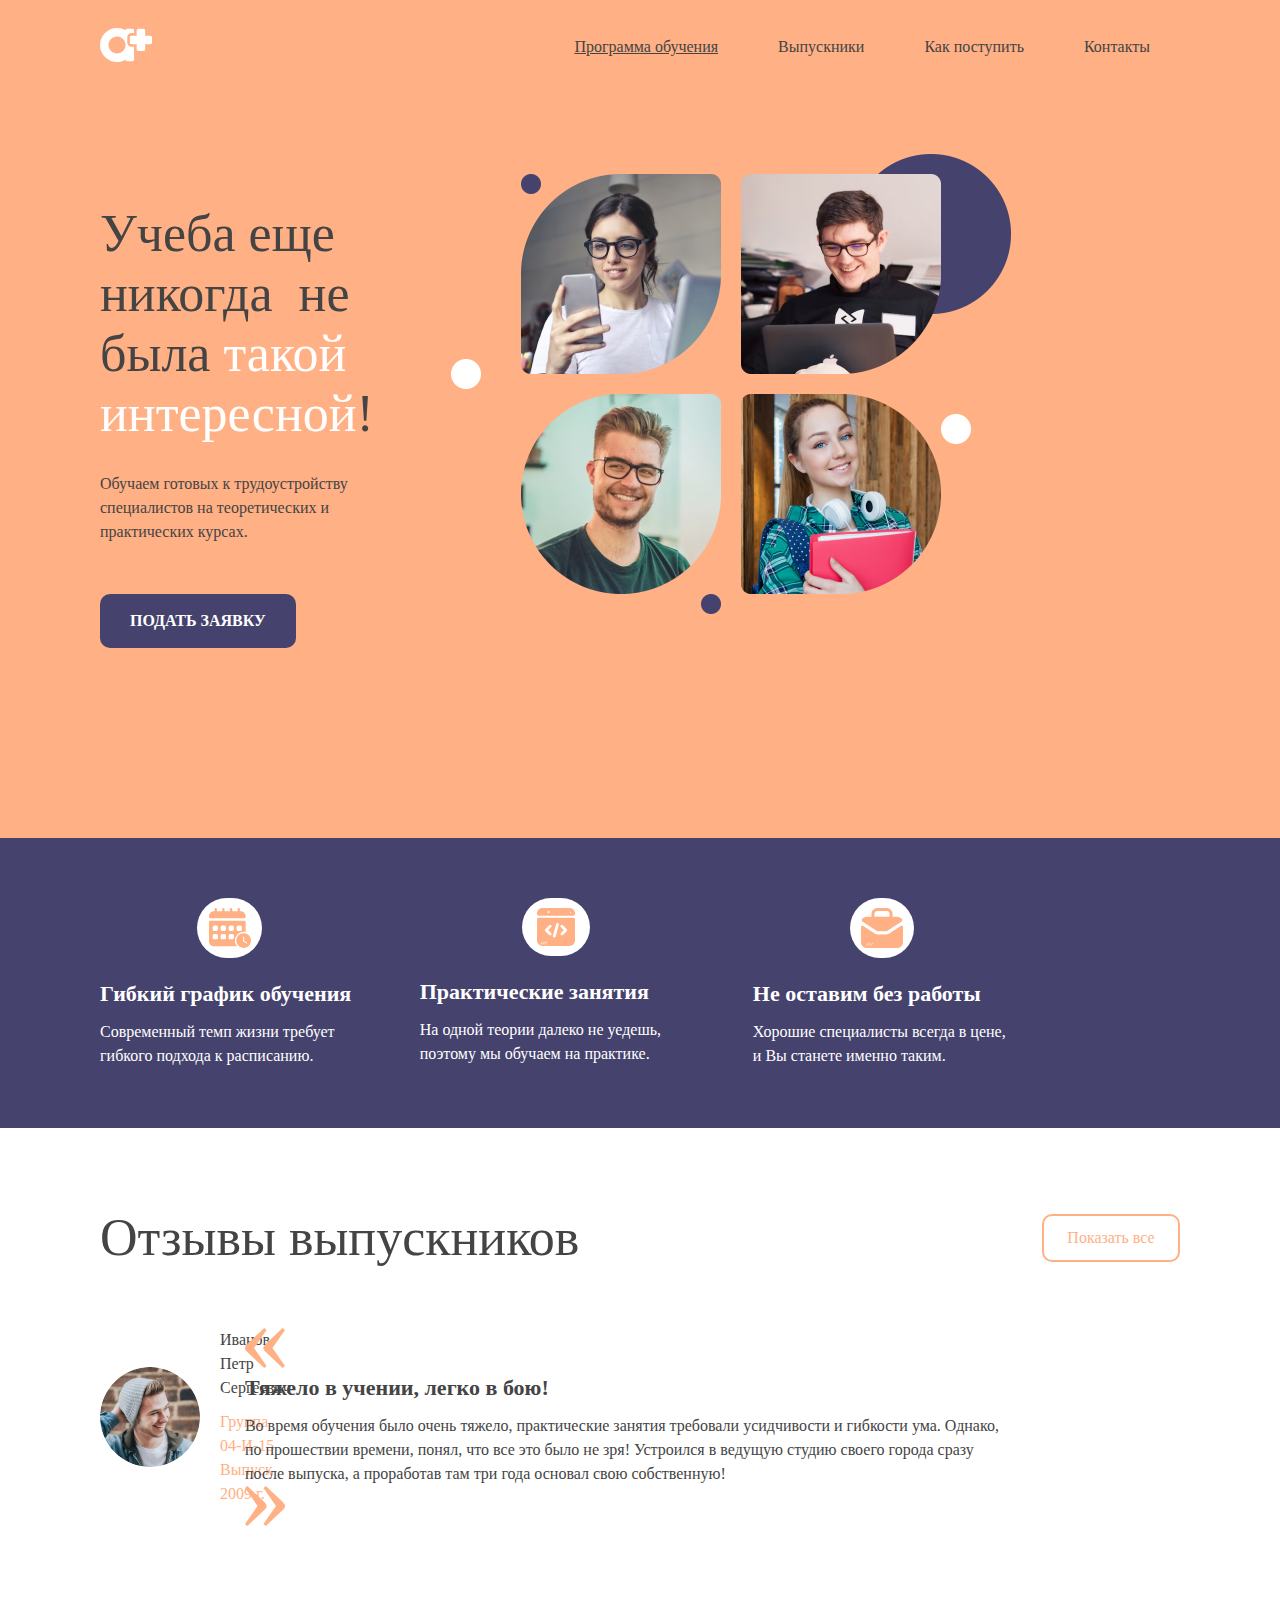
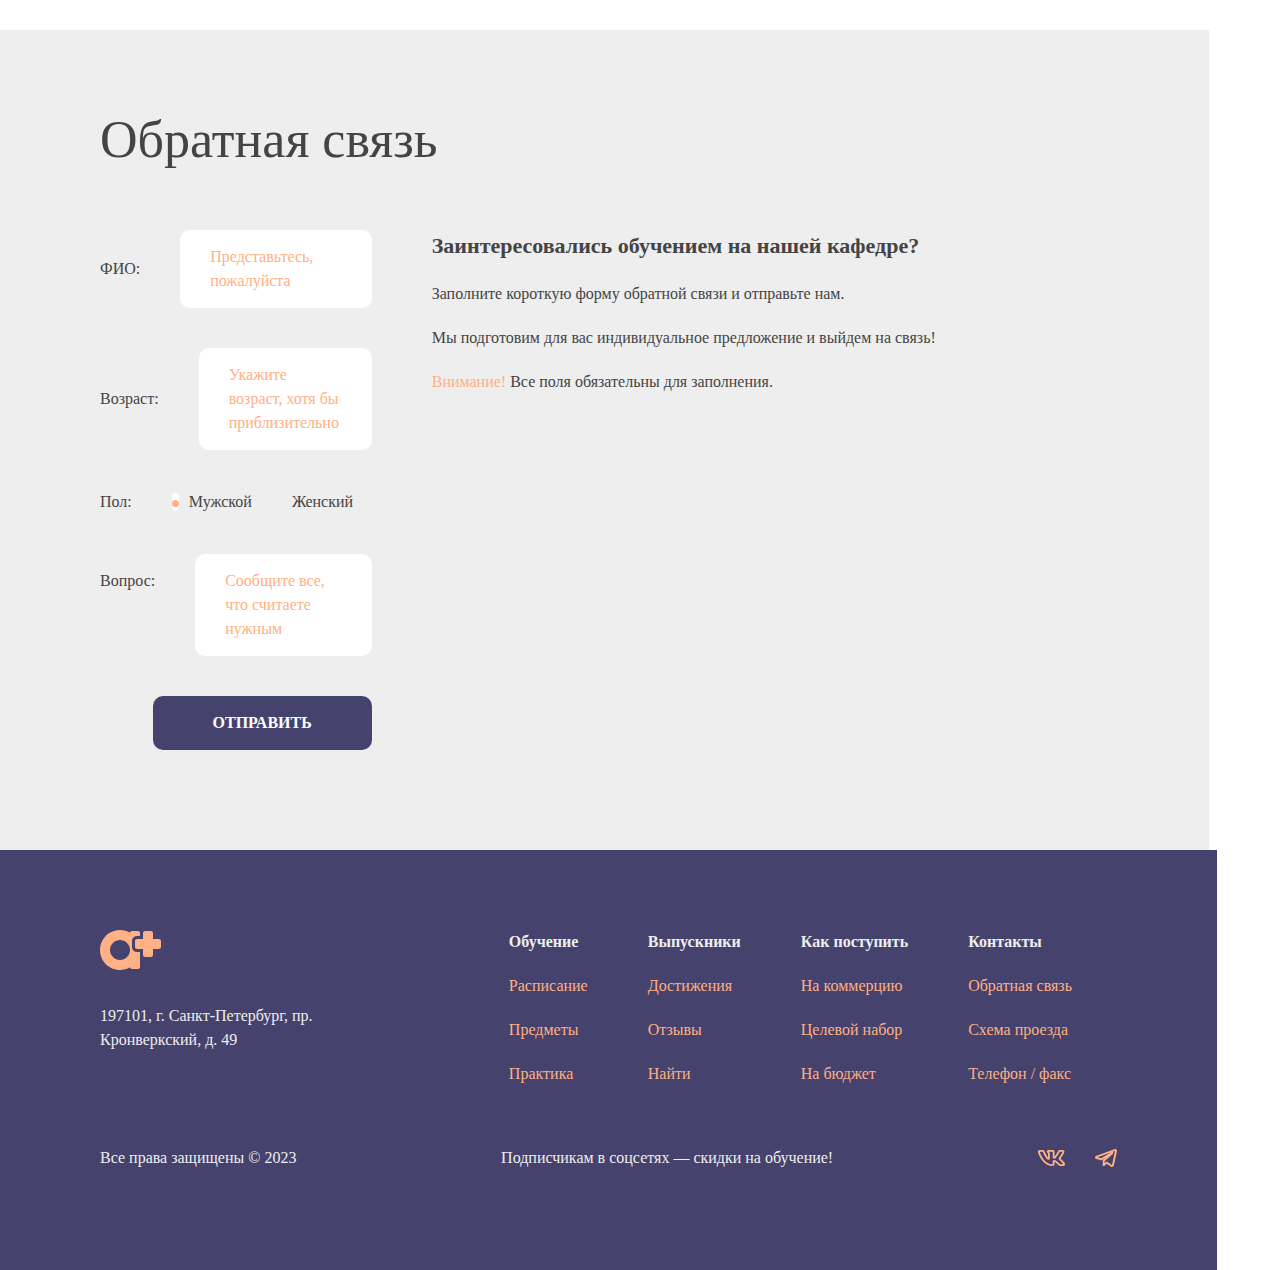
<file: index.html>
<!DOCTYPE html>
<html>
<head>
  <meta charset="UTF-8">
  <meta name="viewport" content="width=device-width, initial-scale=1.0">
  <title>Web</title>

  <link rel="stylesheet" href="css/styles.css">
</head>
<body>
<div class="main-1">
<div class="content-2">
<div class="hero-3">
<div class="header-4">
<div class="logo-5">
<img src="img/union-6.svg" class="union-6" alt="union" />
</div>
<div class="menu-7">
<div class="menuitem-8">
<p class="text-9"><a href="inner.html" class="text-rgb-68-68-68">Программа обучения</a></p>
</div>
<div class="menuitem-10">
<p class="text-11"><span class="text-rgb-68-68-68">Выпускники</span></p>
</div>
<div class="menuitem-12">
<p class="text-13"><span class="text-rgb-68-68-68">Как поступить</span></p>
</div>
<div class="menuitem-14">
<p class="text-15"><span class="text-rgb-68-68-68">Контакты</span></p>
</div>
</div>
</div>
<div class="frame-16">
<div class="offer-17">
<div class="offertext-18">
<p class="text-19"><span class="text-rgb-68-68-68">Учеба еще никогда не была </span><span class="text-white">такой интересной</span><span class="text-rgb-68-68-68">!</span></p>
<p class="text-20"><span class="text-rgb-68-68-68">Обучаем готовых к трудоустройству специалистов на теоретических и практических курсах.</span></p>
</div>
<div class="button-21">
<p class="text-22"><span class="text-white">Подать заявку</span></p>
</div>
</div>
<img src="img/heroimage-23.png" class="heroimage-23" alt="heroimage" />
</div>
</div>
<div class="features-24">
<div class="featureslist-25">
<div class="feature-26">
<div class="icon-27">
<img src="img/calendar-28.svg" class="calendar-28" alt="calendar" />
</div>
<div class="text-29">
<p class="text-30"><span class="text-white">Гибкий график обучения</span></p>
<p class="text-31"><span class="text-white">Современный темп жизни требует гибкого подхода к расписанию.</span></p>
</div>
</div>
<div class="feature-32">
<div class="icon-33">
<img src="img/code-34.svg" class="code-34" alt="code" />
</div>
<div class="text-35">
<p class="text-36"><span class="text-white">Практические занятия</span></p>
<p class="text-37"><span class="text-white">На одной теории далеко не уедешь, поэтому мы обучаем на практике.</span></p>
</div>
</div>
<div class="feature-38">
<div class="icon-39">
<img src="img/case-40.svg" class="case-40" alt="case" />
</div>
<div class="text-41">
<p class="text-42"><span class="text-white">Не оставим без работы</span></p>
<p class="text-43"><span class="text-white">Хорошие специалисты всегда в цене, и Вы станете именно таким.</span></p>
</div>
</div>
</div>
</div>
<div class="reviews-44">
<div class="frame-45">
<p class="text-46"><span class="text-rgb-68-68-68">Отзывы выпускников</span></p>
<div class="linkshowall-47">
<p class="text-48"><span class="text-rgb-255-176-132">Показать все</span></p>
</div>
</div>
<div class="review-49">
<div class="author-50">
<img src="img/photo-51.png" class="photo-51" alt="photo" />
<div class="data-52">
<p class="text-53"><span class="text-rgb-68-68-68">Иванов Петр Сергеевич</span></p>
<p class="text-54"><span class="text-rgb-255-176-132">Группа 04-И-15
Выпуск 2009 г.</span></p>
</div>
</div>
<div class="quote-55">
<img src="img/-56.svg" class="-56" alt="" />
<div class="quotetext-57">
<p class="text-58"><span class="text-rgb-68-68-68">Тяжело в учении, легко в бою!</span></p>
<p class="text-59"><span class="text-rgb-68-68-68">Во время обучения было очень тяжело, практические занятия требовали усидчивости и гибкости ума. Однако, по прошествии времени, понял, что все это было не зря! Устроился в ведущую студию своего города сразу после выпуска, а проработав там три года основал свою собственную!</span></p>
</div>
<img src="img/-60.svg" class="-60" alt="" />
</div>
</div>
</div>
<div class="feedbackform-61">
<p class="text-62"><span class="text-rgb-68-68-68">Обратная связь</span></p>
<div class="frame-63">
<div class="form-64">
<div class="input-65">
<p class="text-66"><span class="text-rgb-68-68-68">ФИО:</span></p>
<div class="textinput-67">
<p class="text-68"><span class="text-rgb-255-176-132">Представьтесь, пожалуйста</span></p>
</div>
</div>
<div class="input-69">
<p class="text-70"><span class="text-rgb-68-68-68">Возраст:</span></p>
<div class="textinput-71">
<p class="text-72"><span class="text-rgb-255-176-132">Укажите возраст, хотя бы приблизительно</span></p>
</div>
</div>
<div class="radio-73">
<p class="text-74"><span class="text-rgb-68-68-68">Пол:</span></p>
<div class="frame-26-75">
<div class="inputradio-76">
<div class="frame-6-77">
<img src="img/ellipse-10-78.svg" class="ellipse-10-78" alt="ellipse-10" />
</div>
<p class="text-79"><span class="text-rgb-68-68-68">Мужской</span></p>
</div>
<div class="inputradio-80">
<div class="frame-6-81"></div>
<p class="text-82"><span class="text-rgb-68-68-68">Женский</span></p>
</div>
</div>
</div>
<div class="textarea-83">
<div class="label-84">
<p class="text-85"><span class="text-rgb-68-68-68">Вопрос:</span></p>
</div>
<div class="textinput-86">
<p class="text-87"><span class="text-rgb-255-176-132">Сообщите все, что считаете нужным</span></p>
</div>
</div>
<div class="button-88">
<p class="text-89"><span class="text-white">Отправить</span></p>
</div>
</div>
<div class="description-90">
<div class="frame-91">
<p class="text-92"><span class="text-rgb-68-68-68">Заинтересовались обучением на нашей кафедре?</span></p>
<p class="text-93"><span class="text-rgb-68-68-68">Заполните короткую форму обратной связи и отправьте нам.</span></p>
<p class="text-94"><span class="text-rgb-68-68-68">Мы подготовим для вас индивидуальное предложение и выйдем на связь!</span></p>
</div>
<p class="text-95"><span class="text-rgb-255-176-132">Внимание!</span><span class="text-rgb-68-68-68"> Все поля обязательны для заполнения.</span></p>
</div>
</div>
</div>
<div class="footer-96">
<div class="frame-97">
<div class="brand-98">
<div class="logo-99">
<img src="img/union-100.svg" class="union-100" alt="union" />
</div>
<p class="text-101"><span class="text-rgb-238-238-238">197101, г. Санкт-Петербург, пр. Кронверкский, д. 49</span></p>
</div>
<div class="footernav-102">
<div class="footernavblock-103">
<p class="text-104"><span class="text-rgb-238-238-238">Обучение</span></p>
<div class="footerlinks-105">
<div class="footerlink-106">
<p class="text-107"><span class="text-rgb-255-176-132">Расписание</span></p>
</div>
<div class="footerlink-108">
<p class="text-109"><span class="text-rgb-255-176-132">Предметы</span></p>
</div>
<div class="footerlink-110">
<p class="text-111"><span class="text-rgb-255-176-132">Практика</span></p>
</div>
</div>
</div>
<div class="footernavblock-112">
<p class="text-113"><span class="text-rgb-238-238-238">Выпускники</span></p>
<div class="footerlinks-114">
<div class="footerlink-115">
<p class="text-116"><span class="text-rgb-255-176-132">Достижения</span></p>
</div>
<div class="footerlink-117">
<p class="text-118"><span class="text-rgb-255-176-132">Отзывы</span></p>
</div>
<div class="footerlink-119">
<p class="text-120"><span class="text-rgb-255-176-132">Найти</span></p>
</div>
</div>
</div>
<div class="footernavblock-121">
<p class="text-122"><span class="text-rgb-238-238-238">Как поступить</span></p>
<div class="footerlinks-123">
<div class="footerlink-124">
<p class="text-125"><span class="text-rgb-255-176-132">На коммерцию</span></p>
</div>
<div class="footerlink-126">
<p class="text-127"><span class="text-rgb-255-176-132">Целевой набор</span></p>
</div>
<div class="footerlink-128">
<p class="text-129"><span class="text-rgb-255-176-132">На бюджет</span></p>
</div>
</div>
</div>
<div class="footernavblock-130">
<p class="text-131"><span class="text-rgb-238-238-238">Контакты</span></p>
<div class="footerlinks-132">
<div class="footerlink-133">
<p class="text-134"><span class="text-rgb-255-176-132">Обратная связь</span></p>
</div>
<div class="footerlink-135">
<p class="text-136"><span class="text-rgb-255-176-132">Схема проезда</span></p>
</div>
<div class="footerlink-137">
<p class="text-138"><span class="text-rgb-255-176-132">Телефон / факс</span></p>
</div>
</div>
</div>
</div>
</div>
<div class="frame-139">
<p class="text-140"><span class="text-rgb-238-238-238">Все права защищены © 2023</span></p>
<p class="text-141"><span class="text-rgb-238-238-238">Подписчикам в соцсетях — скидки на обучение!</span></p>
<div class="sociallinks-142">
<div class="socialiconlink-143">
<img src="img/vk-144.svg" class="vk-144" alt="vk" />
</div>
<div class="socialiconlink-145">
<img src="img/tg-146.svg" class="tg-146" alt="tg" />
</div>
</div>
</div>
</div>
</div>
</div>

</body>
</html>
</file>
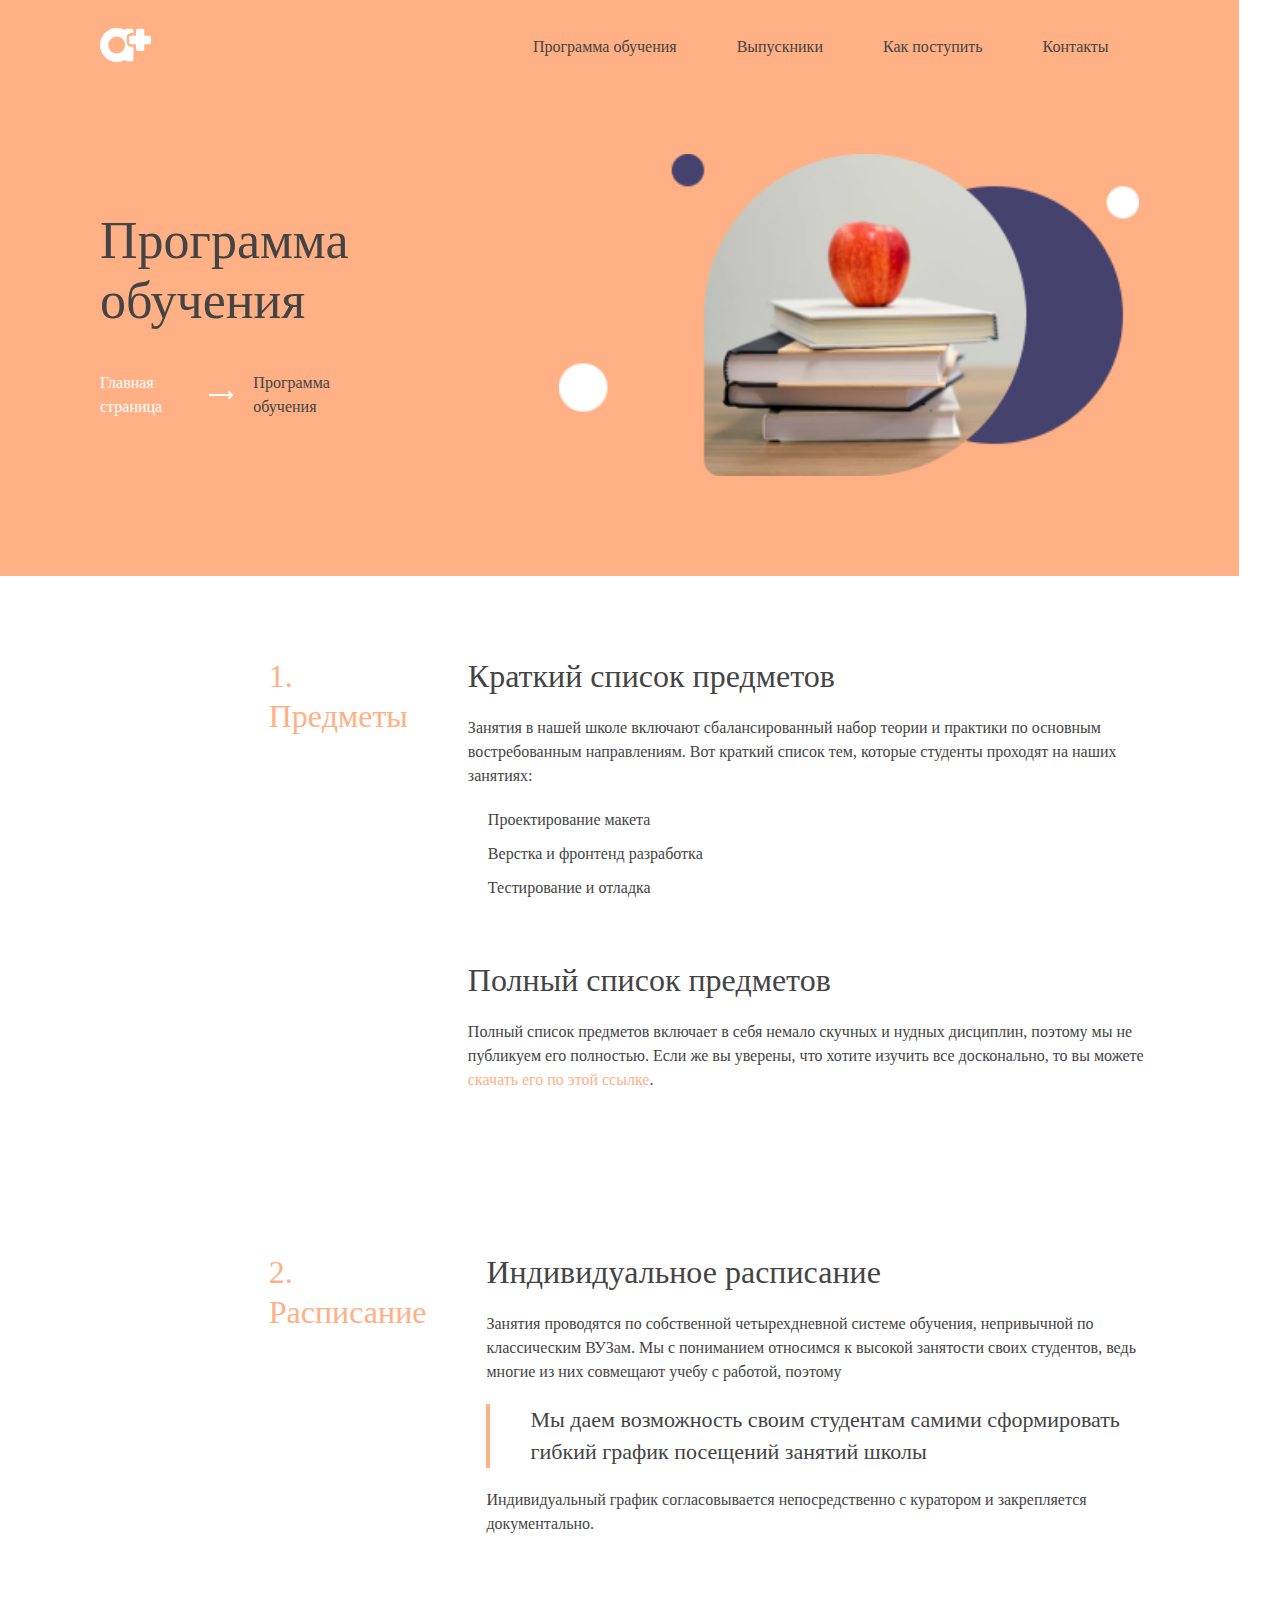
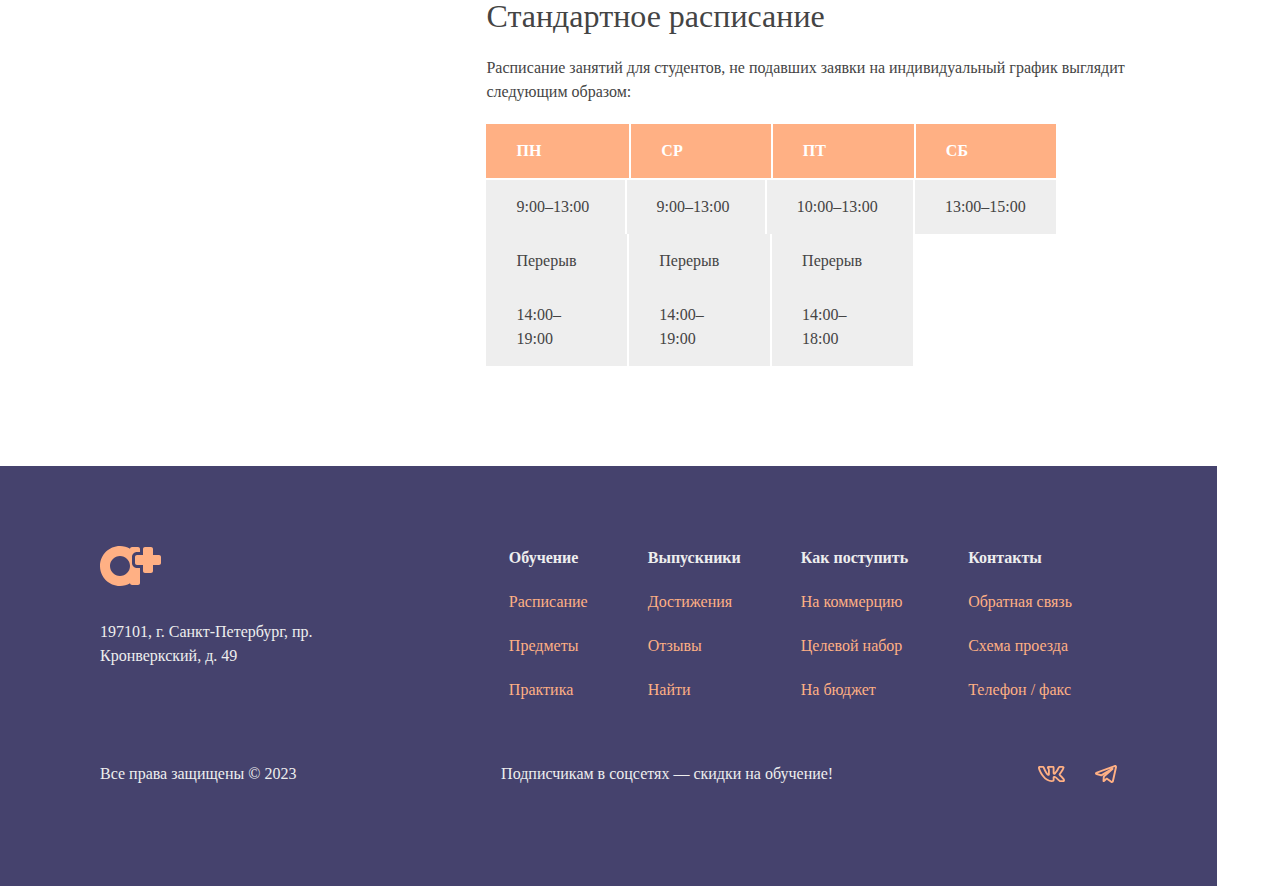
<file: inner.html>
<!DOCTYPE html>
<html>
<head>
  <meta charset="UTF-8">
  <meta name="viewport" content="width=device-width, initial-scale=1.0">
  <title>Web</title>

  <link rel="stylesheet" href="css/styles2.css">
</head>
<body>
<div class="inner-1">
<div class="content-2">
<div class="hero-3">
<div class="header-4">
<div class="logo-5">
<a href="index.html"><img src="img/union-6.svg" class="union-6" alt="union" /></a>
</div>
<div class="menu-7">
<div class="menuitem-8">
<p class="text-9"><span class="text-rgb-68-68-68">Программа обучения</span></p>
</div>
<div class="menuitem-10">
<p class="text-11"><span class="text-rgb-68-68-68">Выпускники</span></p>
</div>
<div class="menuitem-12">
<p class="text-13"><span class="text-rgb-68-68-68">Как поступить</span></p>
</div>
<div class="menuitem-14">
<p class="text-15"><span class="text-rgb-68-68-68">Контакты</span></p>
</div>
</div>
</div>
<div class="hero-16">
<div class="text-17">
<p class="text-18"><span class="text-rgb-68-68-68">Программа обучения</span></p>
<div class="breadcrumbs-19">
<div class="breadcrumb-20">
<p class="text-21"><span class="text-white">Главная страница</span></p>
</div>
<img src="img/arrow-22.svg" class="arrow-22" alt="arrow" />
<div class="breadcrumb-23">
<p class="text-24"><span class="text-rgb-68-68-68">Программа обучения</span></p>
</div>
</div>
</div>
<img src="img/innerheroimage-25.png" class="innerheroimage-25" alt="innerheroimage" />
</div>
</div>
<div class="program-26">
<div class="subjects-27">
<p class="text-28"><span class="text-rgb-255-176-132">1. Предметы</span></p>
<div class="frame-29">
<div class="short-30">
<p class="text-31"><span class="text-rgb-68-68-68">Краткий список предметов</span></p>
<div class="frame-32">
<p class="text-33"><span class="text-rgb-68-68-68">Занятия в нашей школе включают сбалансированный набор теории и практики поосновным востребованным направлениям. Вот краткий список тем, которые студентыпроходят на наших занятиях:</span></p>
<div class="list-34">
<div class="listitem-35">
<div class="rectangle-28-36"></div>
<p class="text-37"><span class="text-rgb-68-68-68">Проектирование макета</span></p>
</div>
<div class="listitem-38">
<div class="rectangle-28-39"></div>
<p class="text-40"><span class="text-rgb-68-68-68">Верстка и фронтенд разработка</span></p>
</div>
<div class="listitem-41">
<div class="rectangle-28-42"></div>
<p class="text-43"><span class="text-rgb-68-68-68">Тестирование и отладка</span></p>
</div>
</div>
</div>
</div>
<div class="full-44">
<p class="text-45"><span class="text-rgb-68-68-68">Полный список предметов</span></p>
<p class="text-46"><span class="text-rgb-68-68-68">Полный список предметов включает в себя немало скучных и нудных дисциплин,поэтому мы не публикуем его полностью. Если же вы уверены, что хотите изучитьвсе досконально, то вы можете </span><span class="text-rgb-255-176-132">скачать его по этой ссылке</span><span class="text-rgb-68-68-68">.</span></p>
</div>
</div>
</div>
<div class="divider-47"></div>
<div class="schedule-48">
<p class="text-49"><span class="text-rgb-255-176-132">2. Расписание</span></p>
<div class="frame-50">
<div class="personal-51">
<p class="text-52"><span class="text-rgb-68-68-68">Индивидуальное расписание</span></p>
<div class="frame-53">
<p class="text-54"><span class="text-rgb-68-68-68">Занятия проводятся по собственной четырехдневной системе обучения,непривычной по классическим ВУЗам. Мы с пониманием относимся к высокойзанятости своих студентов, ведь многие из них совмещают учебу с работой, поэтому</span></p>
<div class="quite-55">
<p class="text-56"><span class="text-rgb-68-68-68">Мы даем возможность своим студентам самими сформировать гибкий график посещений занятий школы</span></p>
</div>
<p class="text-57"><span class="text-rgb-68-68-68">Индивидуальный график согласовывается непосредственно с куратором и закрепляется документально.</span></p>
</div>
</div>
<div class="standart-58">
<p class="text-59"><span class="text-rgb-68-68-68">Стандартное расписание</span></p>
<div class="frame-60">
<p class="text-61"><span class="text-rgb-68-68-68">Расписание занятий для студентов, не подавших заявки на индивидуальный графиквыглядит следующим образом:</span></p>
<div class="table-62">
<div class="tableheader-63">
<div class="frame-64">
<p class="text-65"><span class="text-white">ПН</span></p>
</div>
<div class="frame-66">
<p class="text-67"><span class="text-white">СР</span></p>
</div>
<div class="frame-68">
<p class="text-69"><span class="text-white">ПТ</span></p>
</div>
<div class="frame-70">
<p class="text-71"><span class="text-white">СБ</span></p>
</div>
</div>
<div class="tabledata-72">
<div class="3columns-73">
<div class="tablerow-74">
<div class="frame-75">
<p class="text-76"><span class="text-rgb-68-68-68">9:00–13:00</span></p>
</div>
<div class="frame-77">
<p class="text-78"><span class="text-rgb-68-68-68">9:00–13:00</span></p>
</div>
<div class="frame-79">
<p class="text-80"><span class="text-rgb-68-68-68">10:00–13:00</span></p>
</div>
</div>
<div class="tablerow-81">
<div class="frame-82">
<p class="text-83"><span class="text-rgb-68-68-68">Перерыв</span></p>
</div>
<div class="frame-84">
<p class="text-85"><span class="text-rgb-68-68-68">Перерыв</span></p>
</div>
<div class="frame-86">
<p class="text-87"><span class="text-rgb-68-68-68">Перерыв</span></p>
</div>
</div>
<div class="tablerow-88">
<div class="frame-89">
<p class="text-90"><span class="text-rgb-68-68-68">14:00–19:00</span></p>
</div>
<div class="frame-91">
<p class="text-92"><span class="text-rgb-68-68-68">14:00–19:00</span></p>
</div>
<div class="frame-93">
<p class="text-94"><span class="text-rgb-68-68-68">14:00–18:00</span></p>
</div>
</div>
</div>
<div class="filledcolumn-95">
<p class="text-96"><span class="text-rgb-68-68-68">13:00–15:00</span></p>
</div>
</div>
</div>
</div>
</div>
</div>
</div>
</div>
<div class="footer-97">
<div class="frame-98">
<div class="brand-99">
<div class="logo-100">
<img src="img/union-101.svg" class="union-101" alt="union" />
</div>
<p class="text-102"><span class="text-rgb-238-238-238">197101, г. Санкт-Петербург, пр. Кронверкский, д. 49</span></p>
</div>
<div class="footernav-103">
<div class="footernavblock-104">
<p class="text-105"><span class="text-rgb-238-238-238">Обучение</span></p>
<div class="footerlinks-106">
<div class="footerlink-107">
<p class="text-108"><span class="text-rgb-255-176-132">Расписание</span></p>
</div>
<div class="footerlink-109">
<p class="text-110"><span class="text-rgb-255-176-132">Предметы</span></p>
</div>
<div class="footerlink-111">
<p class="text-112"><span class="text-rgb-255-176-132">Практика</span></p>
</div>
</div>
</div>
<div class="footernavblock-113">
<p class="text-114"><span class="text-rgb-238-238-238">Выпускники</span></p>
<div class="footerlinks-115">
<div class="footerlink-116">
<p class="text-117"><span class="text-rgb-255-176-132">Достижения</span></p>
</div>
<div class="footerlink-118">
<p class="text-119"><span class="text-rgb-255-176-132">Отзывы</span></p>
</div>
<div class="footerlink-120">
<p class="text-121"><span class="text-rgb-255-176-132">Найти</span></p>
</div>
</div>
</div>
<div class="footernavblock-122">
<p class="text-123"><span class="text-rgb-238-238-238">Как поступить</span></p>
<div class="footerlinks-124">
<div class="footerlink-125">
<p class="text-126"><span class="text-rgb-255-176-132">На коммерцию</span></p>
</div>
<div class="footerlink-127">
<p class="text-128"><span class="text-rgb-255-176-132">Целевой набор</span></p>
</div>
<div class="footerlink-129">
<p class="text-130"><span class="text-rgb-255-176-132">На бюджет</span></p>
</div>
</div>
</div>
<div class="footernavblock-131">
<p class="text-132"><span class="text-rgb-238-238-238">Контакты</span></p>
<div class="footerlinks-133">
<div class="footerlink-134">
<p class="text-135"><span class="text-rgb-255-176-132">Обратная связь</span></p>
</div>
<div class="footerlink-136">
<p class="text-137"><span class="text-rgb-255-176-132">Схема проезда</span></p>
</div>
<div class="footerlink-138">
<p class="text-139"><span class="text-rgb-255-176-132">Телефон / факс</span></p>
</div>
</div>
</div>
</div>
</div>
<div class="frame-140">
<p class="text-141"><span class="text-rgb-238-238-238">Все права защищены © 2023</span></p>
<p class="text-142"><span class="text-rgb-238-238-238">Подписчикам в соцсетях — скидки на обучение!</span></p>
<div class="sociallinks-143">
<div class="socialiconlink-144">
<img src="img/vk-145.svg" class="vk-145" alt="vk" />
</div>
<div class="socialiconlink-146">
<img src="img/tg-147.svg" class="tg-147" alt="tg" />
</div>
</div>
</div>
</div>
</div>
</div>

</body>
</html>
</file>
<file: css/styles.css>
:root {
  --DefaultText: rgba(68, 68, 68, 1);
  --Grey: rgba(238, 238, 238, 1);
  --Main: rgba(255, 176, 132, 1);
  --MainLight: rgba(255, 203, 173, 1);
  --White: rgba(255, 255, 255, 1);
  --Accent: rgba(69, 66, 109, 1);
  --AccentLight: rgba(106, 97, 206, 1);
  --AccentLightest: rgba(154, 146, 246, 1);
  --text-rgb-68-68-68: rgba(68, 68, 68, 1);
  --text-white: rgba(255, 255, 255, 1);
  --text-rgb-255-176-132: rgba(255, 176, 132, 1);
  --text-rgb-238-238-238: rgba(238, 238, 238, 1);
}

.text-rgb-68-68-68 {
  color: var(--text-rgb-68-68-68);
}

.text-white {
  color: var(--text-white);
}

.text-rgb-255-176-132 {
  color: var(--text-rgb-255-176-132);
}

.text-rgb-238-238-238 {
  color: var(--text-rgb-238-238-238);
}


/* CSS Reset */
* {
  margin: 0;
  padding: 0;
  box-sizing: border-box;
}

body {
  width: 100%;
  min-height: 100vh;
  overflow-x: hidden;
}

img {
  max-width: 100%;
  height: auto;
}

.union-6 {
  flex-grow: 0;
  flex-shrink: 1;
  flex-basis: auto;
  fill: rgba(255, 255, 255, 1);
  border: none;
  outline: none;
}

.logo-5 {
  flex-grow: 0;
  flex-shrink: 1;
  flex-basis: auto;
}

.text-9 {
  flex-grow: 0;
  flex-shrink: 1;
  flex-basis: auto;
  font-family: var(--font-family-arial);
  font-weight: normal;
  font-size: 16px;
  line-height: 24px;
  text-decoration: none;
  text-transform: none;
  color: var(--text-rgb-68-68-68);
}

.menuitem-8 {
  display: flex;
  flex-direction: row;
  justify-content: flex-start;
  align-items: flex-start;
  gap: 10px;
  padding: 15px 30px 15px 30px;
  flex-grow: 0;
  flex-shrink: 1;
  flex-basis: auto;
}

.text-11 {
  flex-grow: 0;
  flex-shrink: 1;
  flex-basis: auto;
  font-family: var(--font-family-arial);
  font-weight: normal;
  font-size: 16px;
  line-height: 24px;
  text-decoration: none;
  text-transform: none;
  color: var(--text-rgb-68-68-68);
}

.menuitem-10 {
  display: flex;
  flex-direction: row;
  justify-content: flex-start;
  align-items: flex-start;
  gap: 10px;
  padding: 15px 30px 15px 30px;
  flex-grow: 0;
  flex-shrink: 1;
  flex-basis: auto;
}

.text-13 {
  flex-grow: 0;
  flex-shrink: 1;
  flex-basis: auto;
  font-family: var(--font-family-arial);
  font-weight: normal;
  font-size: 16px;
  line-height: 24px;
  text-decoration: none;
  text-transform: none;
  color: var(--text-rgb-68-68-68);
}

.menuitem-12 {
  display: flex;
  flex-direction: row;
  justify-content: flex-start;
  align-items: flex-start;
  gap: 10px;
  padding: 15px 30px 15px 30px;
  flex-grow: 0;
  flex-shrink: 1;
  flex-basis: auto;
}

.text-15 {
  flex-grow: 0;
  flex-shrink: 1;
  flex-basis: auto;
  font-family: var(--font-family-arial);
  font-weight: normal;
  font-size: 16px;
  line-height: 24px;
  text-decoration: none;
  text-transform: none;
  color: var(--text-rgb-68-68-68);
}

.menuitem-14 {
  display: flex;
  flex-direction: row;
  justify-content: flex-start;
  align-items: flex-start;
  gap: 10px;
  padding: 15px 30px 15px 30px;
  flex-grow: 0;
  flex-shrink: 1;
  flex-basis: auto;
}

.menu-7 {
  display: flex;
  flex-direction: row;
  justify-content: flex-end;
  align-items: center;
  padding: 0px;
  flex-grow: 0;
  flex-shrink: 1;
  width: 74.07407407407408%;
}

.header-4 {
  display: flex;
  flex-direction: row;
  justify-content: space-between;
  align-items: center;
  gap: 342px;
  padding: 0px;
  flex-grow: 0;
  flex-shrink: 1;
  width: 100%;
}

.text-19 {
  flex-grow: 0;
  flex-shrink: 1;
  flex-basis: auto;
  font-family: var(--font-family-georgia);
  font-weight: normal;
  font-size: 52px;
  line-height: 60px;
  text-decoration: none;
  text-transform: none;
  color: var(--text-rgb-68-68-68);
  font-family: var(--font-family-georgia);
  font-weight: normal;
  font-size: 52px;
  line-height: 60px;
  text-decoration: none;
  text-transform: none;
  color: var(--text-white);
  font-family: var(--font-family-georgia);
  font-weight: normal;
  font-size: 52px;
  line-height: 60px;
  text-decoration: none;
  text-transform: none;
  color: var(--text-rgb-68-68-68);
}

.text-20 {
  flex-grow: 0;
  flex-shrink: 1;
  flex-basis: auto;
  font-family: var(--font-family-arial);
  font-weight: normal;
  font-size: 16px;
  line-height: 24px;
  text-decoration: none;
  text-transform: none;
  color: var(--text-rgb-68-68-68);
}

.offertext-18 {
  display: flex;
  flex-direction: column;
  justify-content: flex-start;
  align-items: flex-start;
  gap: 28px;
  padding: 0px;
  flex-grow: 0;
  flex-shrink: 1;
  flex-basis: auto;
}

.text-22 {
  flex-grow: 0;
  flex-shrink: 1;
  flex-basis: auto;
  font-family: var(--font-family-arial);
  font-weight: 700;
  font-size: 16px;
  line-height: 24px;
  text-decoration: none;
  text-transform: uppercase;
  color: var(--text-white);
}

.button-21 {
  display: flex;
  flex-direction: row;
  justify-content: center;
  align-items: center;
  gap: 10px;
  padding: 15px 30px 15px 30px;
  flex-grow: 0;
  flex-shrink: 1;
  flex-basis: auto;
  background-color: var(--Accent);
  border-radius: 10px;
}

.offer-17 {
  display: flex;
  flex-direction: column;
  justify-content: flex-start;
  align-items: flex-start;
  gap: 50px;
  padding: 50px 0px 50px 0px;
  flex-grow: 0;
  flex-shrink: 1;
  flex-basis: auto;
}

.heroimage-23 {
  flex-grow: 0;
  flex-shrink: 1;
  flex-basis: auto;
  width: 100%;
  height: auto;
}

.frame-16 {
  display: flex;
  flex-direction: row;
  justify-content: flex-start;
  align-items: flex-start;
  gap: 40px;
  padding: 0px;
  flex-grow: 0;
  flex-shrink: 1;
  width: 84.375%;
}

.hero-3 {
  display: flex;
  flex-direction: column;
  justify-content: flex-start;
  align-items: flex-start;
  gap: 80px;
  padding: 20px 100px 140px 100px;
  flex-grow: 0;
  flex-shrink: 1;
  flex-basis: auto;
  background-color: var(--Main);
}

.calendar-28 {
  flex-grow: 0;
  flex-shrink: 1;
  flex-basis: auto;
  fill: rgba(255, 176, 132, 1);
  border: none;
  outline: none;
}

.icon-27 {
  display: flex;
  flex-direction: row;
  justify-content: center;
  align-items: center;
  gap: 10px;
  padding: 10px;
  flex-grow: 0;
  flex-shrink: 1;
  width: 25%;
  background-color: var(--White);
  border-radius: 50px;
}

.text-30 {
  flex-grow: 0;
  flex-shrink: 1;
  flex-basis: auto;
  font-family: var(--font-family-arial);
  font-weight: 700;
  font-size: 22px;
  line-height: 32px;
  text-decoration: none;
  text-transform: none;
  color: var(--text-white);
}

.text-31 {
  flex-grow: 0;
  flex-shrink: 1;
  flex-basis: auto;
  font-family: var(--font-family-arial);
  font-weight: normal;
  font-size: 16px;
  line-height: 24px;
  text-decoration: none;
  text-transform: none;
  color: var(--text-white);
}

.text-29 {
  display: flex;
  flex-direction: column;
  justify-content: flex-start;
  align-items: flex-start;
  gap: 10px;
  padding: 0px;
  flex-grow: 0;
  flex-shrink: 1;
  flex-basis: auto;
}

.feature-26 {
  display: flex;
  flex-direction: column;
  justify-content: flex-start;
  align-items: center;
  gap: 20px;
  padding: 0px;
  flex-grow: 0;
  flex-shrink: 1;
  flex-basis: auto;
}

.code-34 {
  flex-grow: 0;
  flex-shrink: 1;
  flex-basis: auto;
  fill: rgba(255, 176, 132, 1);
  border: none;
  outline: none;
}

.icon-33 {
  display: flex;
  flex-direction: row;
  justify-content: center;
  align-items: center;
  gap: 10px;
  padding: 10px;
  flex-grow: 0;
  flex-shrink: 1;
  width: 25%;
  background-color: var(--White);
  border-radius: 50px;
}

.text-36 {
  flex-grow: 0;
  flex-shrink: 1;
  flex-basis: auto;
  font-family: var(--font-family-arial);
  font-weight: 700;
  font-size: 22px;
  line-height: 32px;
  text-decoration: none;
  text-transform: none;
  color: var(--text-white);
}

.text-37 {
  flex-grow: 0;
  flex-shrink: 1;
  flex-basis: auto;
  font-family: var(--font-family-arial);
  font-weight: normal;
  font-size: 16px;
  line-height: 24px;
  text-decoration: none;
  text-transform: none;
  color: var(--text-white);
}

.text-35 {
  display: flex;
  flex-direction: column;
  justify-content: flex-start;
  align-items: flex-start;
  gap: 10px;
  padding: 0px;
  flex-grow: 0;
  flex-shrink: 1;
  flex-basis: auto;
}

.feature-32 {
  display: flex;
  flex-direction: column;
  justify-content: flex-start;
  align-items: center;
  gap: 20px;
  padding: 0px;
  flex-grow: 0;
  flex-shrink: 1;
  flex-basis: auto;
}

.case-40 {
  flex-grow: 0;
  flex-shrink: 1;
  flex-basis: auto;
  fill: rgba(255, 176, 132, 1);
  border: none;
  outline: none;
}

.icon-39 {
  display: flex;
  flex-direction: row;
  justify-content: center;
  align-items: center;
  gap: 10px;
  padding: 10px;
  flex-grow: 0;
  flex-shrink: 1;
  width: 25%;
  background-color: var(--White);
  border-radius: 50px;
}

.text-42 {
  flex-grow: 0;
  flex-shrink: 1;
  flex-basis: auto;
  font-family: var(--font-family-arial);
  font-weight: 700;
  font-size: 22px;
  line-height: 32px;
  text-decoration: none;
  text-transform: none;
  color: var(--text-white);
}

.text-43 {
  flex-grow: 0;
  flex-shrink: 1;
  flex-basis: auto;
  font-family: var(--font-family-arial);
  font-weight: normal;
  font-size: 16px;
  line-height: 24px;
  text-decoration: none;
  text-transform: none;
  color: var(--text-white);
}

.text-41 {
  display: flex;
  flex-direction: column;
  justify-content: flex-start;
  align-items: flex-start;
  gap: 10px;
  padding: 0px;
  flex-grow: 0;
  flex-shrink: 1;
  flex-basis: auto;
}

.feature-38 {
  display: flex;
  flex-direction: column;
  justify-content: flex-start;
  align-items: center;
  gap: 20px;
  padding: 0px;
  flex-grow: 0;
  flex-shrink: 1;
  flex-basis: auto;
}

.featureslist-25 {
  display: flex;
  flex-direction: row;
  justify-content: flex-start;
  align-items: flex-start;
  gap: 60px;
  padding: 0px;
  flex-grow: 0;
  flex-shrink: 1;
  width: 84.375%;
}

.features-24 {
  display: flex;
  flex-direction: row;
  justify-content: flex-start;
  align-items: flex-start;
  gap: 60px;
  padding: 60px 100px 60px 100px;
  flex-grow: 0;
  flex-shrink: 1;
  flex-basis: auto;
  background-color: var(--Accent);
}

.text-46 {
  flex-grow: 0;
  flex-shrink: 1;
  flex-basis: auto;
  font-family: var(--font-family-georgia);
  font-weight: normal;
  font-size: 52px;
  line-height: 60px;
  text-decoration: none;
  text-transform: none;
  color: var(--text-rgb-68-68-68);
}

.text-48 {
  flex-grow: 0;
  flex-shrink: 1;
  flex-basis: auto;
  font-family: var(--font-family-arial);
  font-weight: normal;
  font-size: 16px;
  line-height: 24px;
  text-decoration: none;
  text-transform: none;
  color: var(--text-rgb-255-176-132);
}

.linkshowall-47 {
  display: flex;
  flex-direction: row;
  justify-content: center;
  align-items: center;
  gap: 10px;
  padding: 10px 20px 10px 20px;
  flex-grow: 0;
  flex-shrink: 1;
  width: 12.777777777777777%;
  border: 2px solid var(--Main);
  border-radius: 10px;
}

.frame-45 {
  display: flex;
  flex-direction: row;
  justify-content: space-between;
  align-items: center;
  gap: 413px;
  padding: 0px;
  flex-grow: 0;
  flex-shrink: 1;
  width: 100%;
}

.photo-51 {
  flex-grow: 0;
  flex-shrink: 1;
  flex-basis: auto;
  border-radius: 50px;
  width: 100%;
  height: auto;
}

.text-53 {
  flex-grow: 0;
  flex-shrink: 1;
  flex-basis: auto;
  font-family: var(--font-family-arial);
  font-weight: normal;
  font-size: 16px;
  line-height: 24px;
  text-decoration: none;
  text-transform: none;
  color: var(--text-rgb-68-68-68);
}

.text-54 {
  flex-grow: 0;
  flex-shrink: 1;
  flex-basis: auto;
  font-family: var(--font-family-arial);
  font-weight: normal;
  font-size: 16px;
  line-height: 24px;
  text-decoration: none;
  text-transform: none;
  color: var(--text-rgb-255-176-132);
}

.data-52 {
  display: flex;
  flex-direction: column;
  justify-content: flex-start;
  align-items: flex-start;
  gap: 10px;
  padding: 0px;
  flex-grow: 0;
  flex-shrink: 1;
  flex-basis: auto;
}

.author-50 {
  display: flex;
  flex-direction: row;
  justify-content: flex-start;
  align-items: center;
  gap: 20px;
  padding: 0px;
  flex-grow: 0;
  flex-shrink: 1;
  width: 29.629629629629626%;
}

.-56 {
  flex-grow: 0;
  flex-shrink: 1;
  flex-basis: auto;
  fill: rgba(255, 176, 132, 1);
  border: none;
  outline: none;
}

.text-58 {
  flex-grow: 0;
  flex-shrink: 1;
  flex-basis: auto;
  font-family: var(--font-family-arial);
  font-weight: 700;
  font-size: 22px;
  line-height: 32px;
  text-decoration: none;
  text-transform: none;
  color: var(--text-rgb-68-68-68);
}

.text-59 {
  flex-grow: 0;
  flex-shrink: 1;
  flex-basis: auto;
  font-family: var(--font-family-arial);
  font-weight: normal;
  font-size: 16px;
  line-height: 24px;
  text-decoration: none;
  text-transform: none;
  color: var(--text-rgb-68-68-68);
}

.quotetext-57 {
  display: flex;
  flex-direction: column;
  justify-content: flex-start;
  align-items: flex-start;
  gap: 10px;
  padding: 0px;
  flex-grow: 0;
  flex-shrink: 1;
  flex-basis: auto;
}

.-60 {
  flex-grow: 0;
  flex-shrink: 1;
  flex-basis: auto;
  fill: rgba(255, 176, 132, 1);
  border: none;
  outline: none;
}

.quote-55 {
  flex-grow: 0;
  flex-shrink: 1;
  flex-basis: auto;
}

.review-49 {
  display: flex;
  flex-direction: row;
  justify-content: flex-start;
  align-items: flex-start;
  gap: 40px;
  padding: 0px;
  flex-grow: 0;
  flex-shrink: 1;
  width: 84.375%;
}

.reviews-44 {
  display: flex;
  flex-direction: column;
  justify-content: flex-start;
  align-items: flex-start;
  gap: 60px;
  padding: 80px 100px 100px 100px;
  flex-grow: 0;
  flex-shrink: 1;
  flex-basis: auto;
}

.text-62 {
  flex-grow: 0;
  flex-shrink: 1;
  flex-basis: auto;
  font-family: var(--font-family-georgia);
  font-weight: normal;
  font-size: 52px;
  line-height: 60px;
  text-decoration: none;
  text-transform: none;
  color: var(--text-rgb-68-68-68);
}

.text-66 {
  flex-grow: 0;
  flex-shrink: 1;
  flex-basis: auto;
  font-family: var(--font-family-arial);
  font-weight: normal;
  font-size: 16px;
  line-height: 24px;
  text-decoration: none;
  text-transform: none;
  color: var(--text-rgb-68-68-68);
}

.text-68 {
  flex-grow: 0;
  flex-shrink: 1;
  flex-basis: auto;
  font-family: var(--font-family-arial);
  font-weight: normal;
  font-size: 16px;
  line-height: 24px;
  text-decoration: none;
  text-transform: none;
  color: var(--text-rgb-255-176-132);
}

.textinput-67 {
  display: flex;
  flex-direction: row;
  justify-content: flex-start;
  align-items: flex-start;
  gap: 10px;
  padding: 15px 30px 15px 30px;
  flex-grow: 0;
  flex-shrink: 1;
  width: 80.64516129032258%;
  background-color: var(--White);
  border-radius: 10px;
}

.input-65 {
  display: flex;
  flex-direction: row;
  justify-content: flex-start;
  align-items: center;
  gap: 40px;
  padding: 0px;
  flex-grow: 0;
  flex-shrink: 1;
  width: 100%;
}

.text-70 {
  flex-grow: 0;
  flex-shrink: 1;
  flex-basis: auto;
  font-family: var(--font-family-arial);
  font-weight: normal;
  font-size: 16px;
  line-height: 24px;
  text-decoration: none;
  text-transform: none;
  color: var(--text-rgb-68-68-68);
}

.text-72 {
  flex-grow: 0;
  flex-shrink: 1;
  flex-basis: auto;
  font-family: var(--font-family-arial);
  font-weight: normal;
  font-size: 16px;
  line-height: 24px;
  text-decoration: none;
  text-transform: none;
  color: var(--text-rgb-255-176-132);
}

.textinput-71 {
  display: flex;
  flex-direction: row;
  justify-content: flex-start;
  align-items: flex-start;
  gap: 10px;
  padding: 15px 30px 15px 30px;
  flex-grow: 0;
  flex-shrink: 1;
  width: 80.64516129032258%;
  background-color: var(--White);
  border-radius: 10px;
}

.input-69 {
  display: flex;
  flex-direction: row;
  justify-content: flex-start;
  align-items: center;
  gap: 40px;
  padding: 0px;
  flex-grow: 0;
  flex-shrink: 1;
  width: 100%;
}

.text-74 {
  flex-grow: 0;
  flex-shrink: 1;
  flex-basis: auto;
  font-family: var(--font-family-arial);
  font-weight: normal;
  font-size: 16px;
  line-height: 24px;
  text-decoration: none;
  text-transform: none;
  color: var(--text-rgb-68-68-68);
}

.ellipse-10-78 {
  flex-grow: 0;
  flex-shrink: 1;
  flex-basis: auto;
  fill: rgba(255, 176, 132, 1);
  border: none;
  outline: none;
}

.frame-6-77 {
  flex-grow: 0;
  flex-shrink: 1;
  flex-basis: auto;
  background-color: var(--White);
  border-radius: 20px;
}

.text-79 {
  flex-grow: 0;
  flex-shrink: 1;
  flex-basis: auto;
  font-family: var(--font-family-arial);
  font-weight: normal;
  font-size: 16px;
  line-height: 24px;
  text-decoration: none;
  text-transform: none;
  color: var(--text-rgb-68-68-68);
}

.inputradio-76 {
  display: flex;
  flex-direction: row;
  justify-content: flex-start;
  align-items: center;
  gap: 10px;
  padding: 0px;
  flex-grow: 0;
  flex-shrink: 1;
  width: 43.69747899159664%;
}

.frame-6-81 {
  flex-grow: 0;
  flex-shrink: 1;
  flex-basis: auto;
  background-color: var(--White);
  border-radius: 20px;
}

.text-82 {
  flex-grow: 0;
  flex-shrink: 1;
  flex-basis: auto;
  font-family: var(--font-family-arial);
  font-weight: normal;
  font-size: 16px;
  line-height: 24px;
  text-decoration: none;
  text-transform: none;
  color: var(--text-rgb-68-68-68);
}

.inputradio-80 {
  display: flex;
  flex-direction: row;
  justify-content: flex-start;
  align-items: center;
  gap: 10px;
  padding: 0px;
  flex-grow: 0;
  flex-shrink: 1;
  width: 43.69747899159664%;
}

.frame-26-75 {
  display: flex;
  flex-direction: row;
  justify-content: flex-start;
  align-items: flex-start;
  gap: 30px;
  padding: 0px;
  flex-grow: 0;
  flex-shrink: 1;
  flex-basis: auto;
}

.radio-73 {
  display: flex;
  flex-direction: row;
  justify-content: flex-start;
  align-items: center;
  gap: 40px;
  padding: 0px;
  flex-grow: 0;
  flex-shrink: 1;
  width: 100%;
}

.text-85 {
  flex-grow: 0;
  flex-shrink: 1;
  flex-basis: auto;
  font-family: var(--font-family-arial);
  font-weight: normal;
  font-size: 16px;
  line-height: 24px;
  text-decoration: none;
  text-transform: none;
  color: var(--text-rgb-68-68-68);
}

.label-84 {
  display: flex;
  flex-direction: column;
  justify-content: flex-start;
  align-items: flex-start;
  gap: 10px;
  padding: 15px 0px 15px 0px;
  flex-grow: 0;
  flex-shrink: 1;
  flex-basis: auto;
}

.text-87 {
  flex-grow: 0;
  flex-shrink: 1;
  flex-basis: auto;
  font-family: var(--font-family-arial);
  font-weight: normal;
  font-size: 16px;
  line-height: 24px;
  text-decoration: none;
  text-transform: none;
  color: var(--text-rgb-255-176-132);
}

.textinput-86 {
  display: flex;
  flex-direction: row;
  justify-content: flex-start;
  align-items: flex-start;
  gap: 10px;
  padding: 15px 30px 15px 30px;
  flex-grow: 0;
  flex-shrink: 1;
  width: 80.64516129032258%;
  background-color: var(--White);
  border-radius: 10px;
}

.textarea-83 {
  display: flex;
  flex-direction: row;
  justify-content: flex-start;
  align-items: flex-start;
  gap: 40px;
  padding: 0px;
  flex-grow: 0;
  flex-shrink: 1;
  width: 100%;
}

.text-89 {
  flex-grow: 0;
  flex-shrink: 1;
  flex-basis: auto;
  font-family: var(--font-family-arial);
  font-weight: 700;
  font-size: 16px;
  line-height: 24px;
  text-decoration: none;
  text-transform: uppercase;
  color: var(--text-white);
}

.button-88 {
  display: flex;
  flex-direction: row;
  justify-content: center;
  align-items: center;
  gap: 10px;
  padding: 15px 30px 15px 30px;
  flex-grow: 0;
  flex-shrink: 1;
  width: 80.64516129032258%;
  background-color: var(--Accent);
  border-radius: 10px;
}

.form-64 {
  display: flex;
  flex-direction: column;
  justify-content: flex-start;
  align-items: flex-end;
  gap: 40px;
  padding: 0px;
  flex-grow: 0;
  flex-shrink: 1;
  flex-basis: auto;
}

.text-92 {
  flex-grow: 0;
  flex-shrink: 1;
  flex-basis: auto;
  font-family: var(--font-family-arial);
  font-weight: 700;
  font-size: 22px;
  line-height: 32px;
  text-decoration: none;
  text-transform: none;
  color: var(--text-rgb-68-68-68);
}

.text-93 {
  flex-grow: 0;
  flex-shrink: 1;
  flex-basis: auto;
  font-family: var(--font-family-arial);
  font-weight: normal;
  font-size: 16px;
  line-height: 24px;
  text-decoration: none;
  text-transform: none;
  color: var(--text-rgb-68-68-68);
}

.text-94 {
  flex-grow: 0;
  flex-shrink: 1;
  flex-basis: auto;
  font-family: var(--font-family-arial);
  font-weight: normal;
  font-size: 16px;
  line-height: 24px;
  text-decoration: none;
  text-transform: none;
  color: var(--text-rgb-68-68-68);
}

.frame-91 {
  display: flex;
  flex-direction: column;
  justify-content: flex-start;
  align-items: flex-start;
  gap: 20px;
  padding: 0px;
  flex-grow: 0;
  flex-shrink: 1;
  flex-basis: auto;
}

.text-95 {
  flex-grow: 0;
  flex-shrink: 1;
  flex-basis: auto;
  font-family: var(--font-family-arial);
  font-weight: 700;
  font-size: 16px;
  line-height: 24px;
  text-decoration: none;
  text-transform: none;
  color: var(--text-rgb-255-176-132);
  font-family: var(--font-family-arial);
  font-weight: normal;
  font-size: 16px;
  line-height: 24px;
  text-decoration: none;
  text-transform: none;
  color: var(--text-rgb-68-68-68);
}

.description-90 {
  display: flex;
  flex-direction: column;
  justify-content: space-between;
  align-items: flex-start;
  gap: 20px;
  padding: 0px 0px 15px 0px;
  flex-grow: 0;
  flex-shrink: 1;
  width: 100%;
}

.frame-63 {
  display: flex;
  flex-direction: row;
  justify-content: flex-start;
  align-items: flex-start;
  gap: 60px;
  padding: 0px;
  flex-grow: 0;
  flex-shrink: 1;
  width: 84.375%;
}

.feedbackform-61 {
  display: flex;
  flex-direction: column;
  justify-content: flex-start;
  align-items: flex-start;
  gap: 60px;
  padding: 80px 100px 100px 100px;
  flex-grow: 0;
  flex-shrink: 1;
  flex-basis: auto;
  background-color: var(--Grey);
}

.union-100 {
  flex-grow: 0;
  flex-shrink: 1;
  flex-basis: auto;
  fill: rgba(255, 176, 132, 1);
  border: none;
  outline: none;
}

.logo-99 {
  flex-grow: 0;
  flex-shrink: 1;
  flex-basis: auto;
}

.text-101 {
  flex-grow: 0;
  flex-shrink: 1;
  flex-basis: auto;
  font-family: var(--font-family-arial);
  font-weight: normal;
  font-size: 16px;
  line-height: 24px;
  text-decoration: none;
  text-transform: none;
  color: var(--text-rgb-238-238-238);
}

.brand-98 {
  display: flex;
  flex-direction: column;
  justify-content: flex-start;
  align-items: flex-start;
  gap: 30px;
  padding: 0px;
  flex-grow: 0;
  flex-shrink: 1;
  flex-basis: auto;
}

.text-104 {
  flex-grow: 0;
  flex-shrink: 1;
  flex-basis: auto;
  font-family: var(--font-family-arial);
  font-weight: 700;
  font-size: 16px;
  line-height: 24px;
  text-decoration: none;
  text-transform: none;
  color: var(--text-rgb-238-238-238);
}

.text-107 {
  flex-grow: 0;
  flex-shrink: 1;
  flex-basis: auto;
  font-family: var(--font-family-arial);
  font-weight: normal;
  font-size: 16px;
  line-height: 24px;
  text-decoration: none;
  text-transform: none;
  color: var(--text-rgb-255-176-132);
}

.footerlink-106 {
  display: flex;
  flex-direction: row;
  justify-content: flex-start;
  align-items: flex-start;
  gap: 10px;
  padding: 0px;
  flex-grow: 0;
  flex-shrink: 1;
  flex-basis: auto;
}

.text-109 {
  flex-grow: 0;
  flex-shrink: 1;
  flex-basis: auto;
  font-family: var(--font-family-arial);
  font-weight: normal;
  font-size: 16px;
  line-height: 24px;
  text-decoration: none;
  text-transform: none;
  color: var(--text-rgb-255-176-132);
}

.footerlink-108 {
  display: flex;
  flex-direction: row;
  justify-content: flex-start;
  align-items: flex-start;
  gap: 10px;
  padding: 0px;
  flex-grow: 0;
  flex-shrink: 1;
  flex-basis: auto;
}

.text-111 {
  flex-grow: 0;
  flex-shrink: 1;
  flex-basis: auto;
  font-family: var(--font-family-arial);
  font-weight: normal;
  font-size: 16px;
  line-height: 24px;
  text-decoration: none;
  text-transform: none;
  color: var(--text-rgb-255-176-132);
}

.footerlink-110 {
  display: flex;
  flex-direction: row;
  justify-content: flex-start;
  align-items: flex-start;
  gap: 10px;
  padding: 0px;
  flex-grow: 0;
  flex-shrink: 1;
  flex-basis: auto;
}

.footerlinks-105 {
  display: flex;
  flex-direction: column;
  justify-content: flex-start;
  align-items: flex-start;
  gap: 20px;
  padding: 0px;
  flex-grow: 0;
  flex-shrink: 1;
  flex-basis: auto;
}

.footernavblock-103 {
  display: flex;
  flex-direction: column;
  justify-content: flex-start;
  align-items: flex-start;
  gap: 20px;
  padding: 0px;
  flex-grow: 0;
  flex-shrink: 1;
  flex-basis: auto;
}

.text-113 {
  flex-grow: 0;
  flex-shrink: 1;
  flex-basis: auto;
  font-family: var(--font-family-arial);
  font-weight: 700;
  font-size: 16px;
  line-height: 24px;
  text-decoration: none;
  text-transform: none;
  color: var(--text-rgb-238-238-238);
}

.text-116 {
  flex-grow: 0;
  flex-shrink: 1;
  flex-basis: auto;
  font-family: var(--font-family-arial);
  font-weight: normal;
  font-size: 16px;
  line-height: 24px;
  text-decoration: none;
  text-transform: none;
  color: var(--text-rgb-255-176-132);
}

.footerlink-115 {
  display: flex;
  flex-direction: row;
  justify-content: flex-start;
  align-items: flex-start;
  gap: 10px;
  padding: 0px;
  flex-grow: 0;
  flex-shrink: 1;
  flex-basis: auto;
}

.text-118 {
  flex-grow: 0;
  flex-shrink: 1;
  flex-basis: auto;
  font-family: var(--font-family-arial);
  font-weight: normal;
  font-size: 16px;
  line-height: 24px;
  text-decoration: none;
  text-transform: none;
  color: var(--text-rgb-255-176-132);
}

.footerlink-117 {
  display: flex;
  flex-direction: row;
  justify-content: flex-start;
  align-items: flex-start;
  gap: 10px;
  padding: 0px;
  flex-grow: 0;
  flex-shrink: 1;
  flex-basis: auto;
}

.text-120 {
  flex-grow: 0;
  flex-shrink: 1;
  flex-basis: auto;
  font-family: var(--font-family-arial);
  font-weight: normal;
  font-size: 16px;
  line-height: 24px;
  text-decoration: none;
  text-transform: none;
  color: var(--text-rgb-255-176-132);
}

.footerlink-119 {
  display: flex;
  flex-direction: row;
  justify-content: flex-start;
  align-items: flex-start;
  gap: 10px;
  padding: 0px;
  flex-grow: 0;
  flex-shrink: 1;
  flex-basis: auto;
}

.footerlinks-114 {
  display: flex;
  flex-direction: column;
  justify-content: flex-start;
  align-items: flex-start;
  gap: 20px;
  padding: 0px;
  flex-grow: 0;
  flex-shrink: 1;
  flex-basis: auto;
}

.footernavblock-112 {
  display: flex;
  flex-direction: column;
  justify-content: flex-start;
  align-items: flex-start;
  gap: 20px;
  padding: 0px;
  flex-grow: 0;
  flex-shrink: 1;
  flex-basis: auto;
}

.text-122 {
  flex-grow: 0;
  flex-shrink: 1;
  flex-basis: auto;
  font-family: var(--font-family-arial);
  font-weight: 700;
  font-size: 16px;
  line-height: 24px;
  text-decoration: none;
  text-transform: none;
  color: var(--text-rgb-238-238-238);
}

.text-125 {
  flex-grow: 0;
  flex-shrink: 1;
  flex-basis: auto;
  font-family: var(--font-family-arial);
  font-weight: normal;
  font-size: 16px;
  line-height: 24px;
  text-decoration: none;
  text-transform: none;
  color: var(--text-rgb-255-176-132);
}

.footerlink-124 {
  display: flex;
  flex-direction: row;
  justify-content: flex-start;
  align-items: flex-start;
  gap: 10px;
  padding: 0px;
  flex-grow: 0;
  flex-shrink: 1;
  flex-basis: auto;
}

.text-127 {
  flex-grow: 0;
  flex-shrink: 1;
  flex-basis: auto;
  font-family: var(--font-family-arial);
  font-weight: normal;
  font-size: 16px;
  line-height: 24px;
  text-decoration: none;
  text-transform: none;
  color: var(--text-rgb-255-176-132);
}

.footerlink-126 {
  display: flex;
  flex-direction: row;
  justify-content: flex-start;
  align-items: flex-start;
  gap: 10px;
  padding: 0px;
  flex-grow: 0;
  flex-shrink: 1;
  flex-basis: auto;
}

.text-129 {
  flex-grow: 0;
  flex-shrink: 1;
  flex-basis: auto;
  font-family: var(--font-family-arial);
  font-weight: normal;
  font-size: 16px;
  line-height: 24px;
  text-decoration: none;
  text-transform: none;
  color: var(--text-rgb-255-176-132);
}

.footerlink-128 {
  display: flex;
  flex-direction: row;
  justify-content: flex-start;
  align-items: flex-start;
  gap: 10px;
  padding: 0px;
  flex-grow: 0;
  flex-shrink: 1;
  flex-basis: auto;
}

.footerlinks-123 {
  display: flex;
  flex-direction: column;
  justify-content: flex-start;
  align-items: flex-start;
  gap: 20px;
  padding: 0px;
  flex-grow: 0;
  flex-shrink: 1;
  flex-basis: auto;
}

.footernavblock-121 {
  display: flex;
  flex-direction: column;
  justify-content: flex-start;
  align-items: flex-start;
  gap: 20px;
  padding: 0px;
  flex-grow: 0;
  flex-shrink: 1;
  flex-basis: auto;
}

.text-131 {
  flex-grow: 0;
  flex-shrink: 1;
  flex-basis: auto;
  font-family: var(--font-family-arial);
  font-weight: 700;
  font-size: 16px;
  line-height: 24px;
  text-decoration: none;
  text-transform: none;
  color: var(--text-rgb-238-238-238);
}

.text-134 {
  flex-grow: 0;
  flex-shrink: 1;
  flex-basis: auto;
  font-family: var(--font-family-arial);
  font-weight: normal;
  font-size: 16px;
  line-height: 24px;
  text-decoration: none;
  text-transform: none;
  color: var(--text-rgb-255-176-132);
}

.footerlink-133 {
  display: flex;
  flex-direction: row;
  justify-content: flex-start;
  align-items: flex-start;
  gap: 10px;
  padding: 0px;
  flex-grow: 0;
  flex-shrink: 1;
  flex-basis: auto;
}

.text-136 {
  flex-grow: 0;
  flex-shrink: 1;
  flex-basis: auto;
  font-family: var(--font-family-arial);
  font-weight: normal;
  font-size: 16px;
  line-height: 24px;
  text-decoration: none;
  text-transform: none;
  color: var(--text-rgb-255-176-132);
}

.footerlink-135 {
  display: flex;
  flex-direction: row;
  justify-content: flex-start;
  align-items: flex-start;
  gap: 10px;
  padding: 0px;
  flex-grow: 0;
  flex-shrink: 1;
  flex-basis: auto;
}

.text-138 {
  flex-grow: 0;
  flex-shrink: 1;
  flex-basis: auto;
  font-family: var(--font-family-arial);
  font-weight: normal;
  font-size: 16px;
  line-height: 24px;
  text-decoration: none;
  text-transform: none;
  color: var(--text-rgb-255-176-132);
}

.footerlink-137 {
  display: flex;
  flex-direction: row;
  justify-content: flex-start;
  align-items: flex-start;
  gap: 10px;
  padding: 0px;
  flex-grow: 0;
  flex-shrink: 1;
  flex-basis: auto;
}

.footerlinks-132 {
  display: flex;
  flex-direction: column;
  justify-content: flex-start;
  align-items: flex-start;
  gap: 20px;
  padding: 0px;
  flex-grow: 0;
  flex-shrink: 1;
  flex-basis: auto;
}

.footernavblock-130 {
  display: flex;
  flex-direction: column;
  justify-content: flex-start;
  align-items: flex-start;
  gap: 20px;
  padding: 0px;
  flex-grow: 0;
  flex-shrink: 1;
  flex-basis: auto;
}

.footernav-102 {
  display: flex;
  flex-direction: row;
  justify-content: flex-start;
  align-items: flex-start;
  gap: 60px;
  padding: 0px;
  flex-grow: 0;
  flex-shrink: 1;
  width: 68.51851851851852%;
}

.frame-97 {
  display: flex;
  flex-direction: row;
  justify-content: flex-start;
  align-items: flex-start;
  gap: 100px;
  padding: 0px;
  flex-grow: 0;
  flex-shrink: 1;
  flex-basis: auto;
}

.text-140 {
  flex-grow: 0;
  flex-shrink: 1;
  flex-basis: auto;
  font-family: var(--font-family-arial);
  font-weight: normal;
  font-size: 16px;
  line-height: 24px;
  text-decoration: none;
  text-transform: none;
  color: var(--text-rgb-238-238-238);
}

.text-141 {
  flex-grow: 0;
  flex-shrink: 1;
  flex-basis: auto;
  font-family: var(--font-family-arial);
  font-weight: normal;
  font-size: 16px;
  line-height: 24px;
  text-decoration: none;
  text-transform: none;
  color: var(--text-rgb-238-238-238);
}

.vk-144 {
  flex-grow: 0;
  flex-shrink: 1;
  flex-basis: auto;
  fill: rgba(255, 176, 132, 1);
  border: none;
  outline: none;
}

.socialiconlink-143 {
  display: flex;
  flex-direction: column;
  justify-content: center;
  align-items: center;
  gap: 10px;
  padding: 0px;
  flex-grow: 0;
  flex-shrink: 1;
  flex-basis: auto;
}

.tg-146 {
  flex-grow: 0;
  flex-shrink: 1;
  flex-basis: auto;
  fill: rgba(255, 176, 132, 1);
  border: none;
  outline: none;
}

.socialiconlink-145 {
  display: flex;
  flex-direction: column;
  justify-content: center;
  align-items: center;
  gap: 10px;
  padding: 0px;
  flex-grow: 0;
  flex-shrink: 1;
  flex-basis: auto;
}

.sociallinks-142 {
  display: flex;
  flex-direction: row;
  justify-content: flex-start;
  align-items: center;
  gap: 30px;
  padding: 0px;
  flex-grow: 0;
  flex-shrink: 1;
  width: 7.777777777777778%;
}

.frame-139 {
  display: flex;
  flex-direction: row;
  justify-content: space-between;
  align-items: center;
  gap: 194px;
  padding: 0px;
  flex-grow: 0;
  flex-shrink: 1;
  width: 100%;
}

.footer-96 {
  display: flex;
  flex-direction: column;
  justify-content: flex-start;
  align-items: flex-start;
  gap: 60px;
  padding: 80px 100px 100px 100px;
  flex-grow: 0;
  flex-shrink: 1;
  flex-basis: auto;
  background-color: var(--Accent);
}

.content-2 {
  display: flex;
  flex-direction: column;
  justify-content: flex-start;
  align-items: flex-start;
  padding: 0px;
  flex-grow: 0;
  flex-shrink: 1;
  flex-basis: auto;
}

.main-1 {
@media (max-width: 1440px) {
  .main-1 {
    padding-left: 24px;
    padding-right: 24px;
  }
}

@media (max-width: 768px) {
  .main-1 {
    padding-left: 16px;
    padding-right: 16px;
  }
}
  flex-grow: 0;
  flex-shrink: 1;
  flex-basis: auto;
  background-color: var(--White);
}
</file>
<file: css/styles2.css>
:root {
  --DefaultText: rgba(68, 68, 68, 1);
  --Grey: rgba(238, 238, 238, 1);
  --Main: rgba(255, 176, 132, 1);
  --MainLight: rgba(255, 203, 173, 1);
  --White: rgba(255, 255, 255, 1);
  --Accent: rgba(69, 66, 109, 1);
  --AccentLight: rgba(106, 97, 206, 1);
  --AccentLightest: rgba(154, 146, 246, 1);
  --text-rgb-68-68-68: rgba(68, 68, 68, 1);
  --text-white: rgba(255, 255, 255, 1);
  --text-rgb-255-176-132: rgba(255, 176, 132, 1);
  --text-rgb-238-238-238: rgba(238, 238, 238, 1);
}

.text-rgb-68-68-68 {
  color: var(--text-rgb-68-68-68);
}

.text-white {
  color: var(--text-white);
}

.text-rgb-255-176-132 {
  color: var(--text-rgb-255-176-132);
}

.text-rgb-238-238-238 {
  color: var(--text-rgb-238-238-238);
}


/* CSS Reset */
* {
  margin: 0;
  padding: 0;
  box-sizing: border-box;
}

body {
  width: 100%;
  min-height: 100vh;
  overflow-x: hidden;
}

img {
  max-width: 100%;
  height: auto;
}

.union-6 {
  flex-grow: 0;
  flex-shrink: 1;
  flex-basis: auto;
  fill: rgba(255, 255, 255, 1);
  border: none;
  outline: none;
}

.logo-5 {
  flex-grow: 0;
  flex-shrink: 1;
  flex-basis: auto;
}

.text-9 {
  flex-grow: 0;
  flex-shrink: 1;
  flex-basis: auto;
  font-family: var(--font-family-arial);
  font-weight: normal;
  font-size: 16px;
  line-height: 24px;
  text-decoration: none;
  text-transform: none;
  color: var(--text-rgb-68-68-68);
}

.menuitem-8 {
  display: flex;
  flex-direction: row;
  justify-content: flex-start;
  align-items: flex-start;
  gap: 10px;
  padding: 15px 30px 15px 30px;
  flex-grow: 0;
  flex-shrink: 1;
  flex-basis: auto;
}

.text-11 {
  flex-grow: 0;
  flex-shrink: 1;
  flex-basis: auto;
  font-family: var(--font-family-arial);
  font-weight: normal;
  font-size: 16px;
  line-height: 24px;
  text-decoration: none;
  text-transform: none;
  color: var(--text-rgb-68-68-68);
}

.menuitem-10 {
  display: flex;
  flex-direction: row;
  justify-content: flex-start;
  align-items: flex-start;
  gap: 10px;
  padding: 15px 30px 15px 30px;
  flex-grow: 0;
  flex-shrink: 1;
  flex-basis: auto;
}

.text-13 {
  flex-grow: 0;
  flex-shrink: 1;
  flex-basis: auto;
  font-family: var(--font-family-arial);
  font-weight: normal;
  font-size: 16px;
  line-height: 24px;
  text-decoration: none;
  text-transform: none;
  color: var(--text-rgb-68-68-68);
}

.menuitem-12 {
  display: flex;
  flex-direction: row;
  justify-content: flex-start;
  align-items: flex-start;
  gap: 10px;
  padding: 15px 30px 15px 30px;
  flex-grow: 0;
  flex-shrink: 1;
  flex-basis: auto;
}

.text-15 {
  flex-grow: 0;
  flex-shrink: 1;
  flex-basis: auto;
  font-family: var(--font-family-arial);
  font-weight: normal;
  font-size: 16px;
  line-height: 24px;
  text-decoration: none;
  text-transform: none;
  color: var(--text-rgb-68-68-68);
}

.menuitem-14 {
  display: flex;
  flex-direction: row;
  justify-content: flex-start;
  align-items: flex-start;
  gap: 10px;
  padding: 15px 30px 15px 30px;
  flex-grow: 0;
  flex-shrink: 1;
  flex-basis: auto;
}

.menu-7 {
  display: flex;
  flex-direction: row;
  justify-content: flex-end;
  align-items: center;
  padding: 0px;
  flex-grow: 0;
  flex-shrink: 1;
  width: 74.07407407407408%;
}

.header-4 {
  display: flex;
  flex-direction: row;
  justify-content: space-between;
  align-items: center;
  gap: 342px;
  padding: 0px;
  flex-grow: 0;
  flex-shrink: 1;
  width: 100%;
}

.text-18 {
  flex-grow: 0;
  flex-shrink: 1;
  flex-basis: auto;
  font-family: var(--font-family-georgia);
  font-weight: normal;
  font-size: 52px;
  line-height: 60px;
  text-decoration: none;
  text-transform: none;
  color: var(--text-rgb-68-68-68);
}

.text-21 {
  flex-grow: 0;
  flex-shrink: 1;
  flex-basis: auto;
  font-family: var(--font-family-arial);
  font-weight: normal;
  font-size: 16px;
  line-height: 24px;
  text-decoration: none;
  text-transform: none;
  color: var(--text-white);
}

.breadcrumb-20 {
  display: flex;
  flex-direction: row;
  justify-content: flex-start;
  align-items: flex-start;
  gap: 10px;
  padding: 0px;
  flex-grow: 0;
  flex-shrink: 1;
  flex-basis: auto;
}

.arrow-22 {
  flex-grow: 0;
  flex-shrink: 1;
  flex-basis: auto;
  fill: rgba(255, 255, 255, 1);
  border: none;
  outline: none;
}

.text-24 {
  flex-grow: 0;
  flex-shrink: 1;
  flex-basis: auto;
  font-family: var(--font-family-arial);
  font-weight: normal;
  font-size: 16px;
  line-height: 24px;
  text-decoration: none;
  text-transform: none;
  color: var(--text-rgb-68-68-68);
}

.breadcrumb-23 {
  display: flex;
  flex-direction: row;
  justify-content: flex-start;
  align-items: flex-start;
  gap: 10px;
  padding: 0px;
  flex-grow: 0;
  flex-shrink: 1;
  flex-basis: auto;
}

.breadcrumbs-19 {
  display: flex;
  flex-direction: row;
  justify-content: flex-start;
  align-items: center;
  gap: 20px;
  padding: 0px;
  flex-grow: 0;
  flex-shrink: 1;
  flex-basis: auto;
}

.text-17 {
  display: flex;
  flex-direction: column;
  justify-content: flex-start;
  align-items: flex-start;
  gap: 40px;
  padding: 0px;
  flex-grow: 0;
  flex-shrink: 1;
  flex-basis: auto;
}

.innerheroimage-25 {
  flex-grow: 0;
  flex-shrink: 1;
  flex-basis: auto;
  width: 100%;
  height: auto;
}

.hero-16 {
  display: flex;
  flex-direction: row;
  justify-content: space-between;
  align-items: center;
  gap: 199px;
  padding: 0px;
  flex-grow: 0;
  flex-shrink: 1;
  width: 100%;
}

.hero-3 {
  display: flex;
  flex-direction: column;
  justify-content: flex-start;
  align-items: flex-start;
  gap: 80px;
  padding: 20px 100px 100px 100px;
  flex-grow: 0;
  flex-shrink: 1;
  flex-basis: auto;
  background-color: var(--Main);
}

.text-28 {
  flex-grow: 0;
  flex-shrink: 1;
  flex-basis: auto;
  font-family: var(--font-family-georgia);
  font-weight: normal;
  font-size: 32px;
  line-height: 40px;
  text-decoration: none;
  text-transform: none;
  color: var(--text-rgb-255-176-132);
}

.text-31 {
  flex-grow: 0;
  flex-shrink: 1;
  flex-basis: auto;
  font-family: var(--font-family-georgia);
  font-weight: normal;
  font-size: 32px;
  line-height: 40px;
  text-decoration: none;
  text-transform: none;
  color: var(--text-rgb-68-68-68);
}

.text-33 {
  flex-grow: 0;
  flex-shrink: 1;
  flex-basis: auto;
  font-family: var(--font-family-arial);
  font-weight: normal;
  font-size: 16px;
  line-height: 24px;
  text-decoration: none;
  text-transform: none;
  color: var(--text-rgb-68-68-68);
}

.rectangle-28-36 {
  flex-grow: 0;
  flex-shrink: 1;
  flex-basis: auto;
  background-color: var(--Main);
}

.text-37 {
  flex-grow: 0;
  flex-shrink: 1;
  flex-basis: auto;
  font-family: var(--font-family-arial);
  font-weight: normal;
  font-size: 16px;
  line-height: 24px;
  text-decoration: none;
  text-transform: none;
  color: var(--text-rgb-68-68-68);
}

.listitem-35 {
  display: flex;
  flex-direction: row;
  justify-content: flex-start;
  align-items: center;
  gap: 20px;
  padding: 0px;
  flex-grow: 0;
  flex-shrink: 1;
  flex-basis: auto;
}

.rectangle-28-39 {
  flex-grow: 0;
  flex-shrink: 1;
  flex-basis: auto;
  background-color: var(--Main);
}

.text-40 {
  flex-grow: 0;
  flex-shrink: 1;
  flex-basis: auto;
  font-family: var(--font-family-arial);
  font-weight: normal;
  font-size: 16px;
  line-height: 24px;
  text-decoration: none;
  text-transform: none;
  color: var(--text-rgb-68-68-68);
}

.listitem-38 {
  display: flex;
  flex-direction: row;
  justify-content: flex-start;
  align-items: center;
  gap: 20px;
  padding: 0px;
  flex-grow: 0;
  flex-shrink: 1;
  flex-basis: auto;
}

.rectangle-28-42 {
  flex-grow: 0;
  flex-shrink: 1;
  flex-basis: auto;
  background-color: var(--Main);
}

.text-43 {
  flex-grow: 0;
  flex-shrink: 1;
  flex-basis: auto;
  font-family: var(--font-family-arial);
  font-weight: normal;
  font-size: 16px;
  line-height: 24px;
  text-decoration: none;
  text-transform: none;
  color: var(--text-rgb-68-68-68);
}

.listitem-41 {
  display: flex;
  flex-direction: row;
  justify-content: flex-start;
  align-items: center;
  gap: 20px;
  padding: 0px;
  flex-grow: 0;
  flex-shrink: 1;
  flex-basis: auto;
}

.list-34 {
  display: flex;
  flex-direction: column;
  justify-content: flex-start;
  align-items: flex-start;
  gap: 10px;
  padding: 0px;
  flex-grow: 0;
  flex-shrink: 1;
  flex-basis: auto;
}

.frame-32 {
  display: flex;
  flex-direction: column;
  justify-content: flex-start;
  align-items: flex-start;
  gap: 20px;
  padding: 0px;
  flex-grow: 0;
  flex-shrink: 1;
  flex-basis: auto;
}

.short-30 {
  display: flex;
  flex-direction: column;
  justify-content: flex-start;
  align-items: flex-start;
  gap: 20px;
  padding: 0px;
  flex-grow: 0;
  flex-shrink: 1;
  flex-basis: auto;
}

.text-45 {
  flex-grow: 0;
  flex-shrink: 1;
  flex-basis: auto;
  font-family: var(--font-family-georgia);
  font-weight: normal;
  font-size: 32px;
  line-height: 40px;
  text-decoration: none;
  text-transform: none;
  color: var(--text-rgb-68-68-68);
}

.text-46 {
  flex-grow: 0;
  flex-shrink: 1;
  flex-basis: auto;
  font-family: var(--font-family-arial);
  font-weight: normal;
  font-size: 16px;
  line-height: 24px;
  text-decoration: none;
  text-transform: none;
  color: var(--text-rgb-68-68-68);
  font-family: var(--font-family-arial);
  font-weight: normal;
  font-size: 16px;
  line-height: 24px;
  text-decoration: underline;
  text-transform: none;
  color: var(--text-rgb-255-176-132);
  font-family: var(--font-family-arial);
  font-weight: normal;
  font-size: 16px;
  line-height: 24px;
  text-decoration: none;
  text-transform: none;
  color: var(--text-rgb-68-68-68);
}

.full-44 {
  display: flex;
  flex-direction: column;
  justify-content: flex-start;
  align-items: flex-start;
  gap: 20px;
  padding: 0px;
  flex-grow: 0;
  flex-shrink: 1;
  flex-basis: auto;
}

.frame-29 {
  display: flex;
  flex-direction: column;
  justify-content: flex-start;
  align-items: flex-start;
  gap: 60px;
  padding: 0px;
  flex-grow: 0;
  flex-shrink: 1;
  flex-basis: auto;
}

.subjects-27 {
  display: flex;
  flex-direction: row;
  justify-content: flex-start;
  align-items: flex-start;
  gap: 60px;
  padding: 0px;
  flex-grow: 0;
  flex-shrink: 1;
  width: 84.375%;
}

.divider-47 {
  flex-grow: 0;
  flex-shrink: 1;
  flex-basis: auto;
  background-color: var(--Grey);
}

.text-49 {
  flex-grow: 0;
  flex-shrink: 1;
  flex-basis: auto;
  font-family: var(--font-family-georgia);
  font-weight: normal;
  font-size: 32px;
  line-height: 40px;
  text-decoration: none;
  text-transform: none;
  color: var(--text-rgb-255-176-132);
}

.text-52 {
  flex-grow: 0;
  flex-shrink: 1;
  flex-basis: auto;
  font-family: var(--font-family-georgia);
  font-weight: normal;
  font-size: 32px;
  line-height: 40px;
  text-decoration: none;
  text-transform: none;
  color: var(--text-rgb-68-68-68);
}

.text-54 {
  flex-grow: 0;
  flex-shrink: 1;
  flex-basis: auto;
  font-family: var(--font-family-arial);
  font-weight: normal;
  font-size: 16px;
  line-height: 24px;
  text-decoration: none;
  text-transform: none;
  color: var(--text-rgb-68-68-68);
}

.text-56 {
  flex-grow: 0;
  flex-shrink: 1;
  flex-basis: auto;
  font-family: var(--font-family-georgia);
  font-weight: normal;
  font-size: 22px;
  line-height: 32px;
  text-decoration: none;
  text-transform: none;
  color: var(--text-rgb-68-68-68);
}

.quite-55 {
  display: flex;
  flex-direction: row;
  justify-content: flex-start;
  align-items: flex-start;
  gap: 10px;
  padding: 0px 0px 0px 40px;
  flex-grow: 0;
  flex-shrink: 1;
  flex-basis: auto;
  border-left: 4px solid var(--Main);
}

.text-57 {
  flex-grow: 0;
  flex-shrink: 1;
  flex-basis: auto;
  font-family: var(--font-family-arial);
  font-weight: normal;
  font-size: 16px;
  line-height: 24px;
  text-decoration: none;
  text-transform: none;
  color: var(--text-rgb-68-68-68);
}

.frame-53 {
  display: flex;
  flex-direction: column;
  justify-content: flex-start;
  align-items: flex-start;
  gap: 20px;
  padding: 0px;
  flex-grow: 0;
  flex-shrink: 1;
  flex-basis: auto;
}

.personal-51 {
  display: flex;
  flex-direction: column;
  justify-content: flex-start;
  align-items: flex-start;
  gap: 20px;
  padding: 0px;
  flex-grow: 0;
  flex-shrink: 1;
  flex-basis: auto;
}

.text-59 {
  flex-grow: 0;
  flex-shrink: 1;
  flex-basis: auto;
  font-family: var(--font-family-georgia);
  font-weight: normal;
  font-size: 32px;
  line-height: 40px;
  text-decoration: none;
  text-transform: none;
  color: var(--text-rgb-68-68-68);
}

.text-61 {
  flex-grow: 0;
  flex-shrink: 1;
  flex-basis: auto;
  font-family: var(--font-family-arial);
  font-weight: normal;
  font-size: 16px;
  line-height: 24px;
  text-decoration: none;
  text-transform: none;
  color: var(--text-rgb-68-68-68);
}

.text-65 {
  flex-grow: 0;
  flex-shrink: 1;
  flex-basis: auto;
  font-family: var(--font-family-arial);
  font-weight: 700;
  font-size: 16px;
  line-height: 24px;
  text-decoration: none;
  text-transform: none;
  color: var(--text-white);
}

.frame-64 {
  display: flex;
  flex-direction: column;
  justify-content: flex-start;
  align-items: flex-start;
  gap: 10px;
  padding: 15px 30px 15px 30px;
  flex-grow: 1;
  flex-shrink: 1;
  flex-basis: auto;
  background-color: var(--Main);
}

.text-67 {
  flex-grow: 0;
  flex-shrink: 1;
  flex-basis: auto;
  font-family: var(--font-family-arial);
  font-weight: 700;
  font-size: 16px;
  line-height: 24px;
  text-decoration: none;
  text-transform: none;
  color: var(--text-white);
}

.frame-66 {
  display: flex;
  flex-direction: column;
  justify-content: flex-start;
  align-items: flex-start;
  gap: 10px;
  padding: 15px 30px 15px 30px;
  flex-grow: 1;
  flex-shrink: 1;
  flex-basis: auto;
  background-color: var(--Main);
}

.text-69 {
  flex-grow: 0;
  flex-shrink: 1;
  flex-basis: auto;
  font-family: var(--font-family-arial);
  font-weight: 700;
  font-size: 16px;
  line-height: 24px;
  text-decoration: none;
  text-transform: none;
  color: var(--text-white);
}

.frame-68 {
  display: flex;
  flex-direction: column;
  justify-content: flex-start;
  align-items: flex-start;
  gap: 10px;
  padding: 15px 30px 15px 30px;
  flex-grow: 1;
  flex-shrink: 1;
  flex-basis: auto;
  background-color: var(--Main);
}

.text-71 {
  flex-grow: 0;
  flex-shrink: 1;
  flex-basis: auto;
  font-family: var(--font-family-arial);
  font-weight: 700;
  font-size: 16px;
  line-height: 24px;
  text-decoration: none;
  text-transform: none;
  color: var(--text-white);
}

.frame-70 {
  display: flex;
  flex-direction: column;
  justify-content: flex-start;
  align-items: flex-start;
  gap: 10px;
  padding: 15px 30px 15px 30px;
  flex-grow: 1;
  flex-shrink: 1;
  flex-basis: auto;
  background-color: var(--Main);
}

.tableheader-63 {
  display: flex;
  flex-direction: row;
  justify-content: flex-start;
  align-items: flex-start;
  gap: 2px;
  padding: 0px;
  flex-grow: 0;
  flex-shrink: 1;
  width: 100%;
}

.text-76 {
  flex-grow: 0;
  flex-shrink: 1;
  flex-basis: auto;
  font-family: var(--font-family-arial);
  font-weight: normal;
  font-size: 16px;
  line-height: 24px;
  text-decoration: none;
  text-transform: none;
  color: var(--text-rgb-68-68-68);
}

.frame-75 {
  display: flex;
  flex-direction: column;
  justify-content: flex-start;
  align-items: flex-start;
  gap: 10px;
  padding: 15px 30px 15px 30px;
  flex-grow: 1;
  flex-shrink: 1;
  flex-basis: auto;
  background-color: var(--Grey);
}

.text-78 {
  flex-grow: 0;
  flex-shrink: 1;
  flex-basis: auto;
  font-family: var(--font-family-arial);
  font-weight: normal;
  font-size: 16px;
  line-height: 24px;
  text-decoration: none;
  text-transform: none;
  color: var(--text-rgb-68-68-68);
}

.frame-77 {
  display: flex;
  flex-direction: column;
  justify-content: flex-start;
  align-items: flex-start;
  gap: 10px;
  padding: 15px 30px 15px 30px;
  flex-grow: 1;
  flex-shrink: 1;
  flex-basis: auto;
  background-color: var(--Grey);
}

.text-80 {
  flex-grow: 0;
  flex-shrink: 1;
  flex-basis: auto;
  font-family: var(--font-family-arial);
  font-weight: normal;
  font-size: 16px;
  line-height: 24px;
  text-decoration: none;
  text-transform: none;
  color: var(--text-rgb-68-68-68);
}

.frame-79 {
  display: flex;
  flex-direction: column;
  justify-content: flex-start;
  align-items: flex-start;
  gap: 10px;
  padding: 15px 30px 15px 30px;
  flex-grow: 1;
  flex-shrink: 1;
  flex-basis: auto;
  background-color: var(--Grey);
}

.tablerow-74 {
  display: flex;
  flex-direction: row;
  justify-content: flex-start;
  align-items: flex-start;
  gap: 2px;
  padding: 0px;
  flex-grow: 0;
  flex-shrink: 1;
  width: 100%;
}

.text-83 {
  flex-grow: 0;
  flex-shrink: 1;
  flex-basis: auto;
  font-family: var(--font-family-arial);
  font-weight: normal;
  font-size: 16px;
  line-height: 24px;
  text-decoration: none;
  text-transform: none;
  color: var(--text-rgb-68-68-68);
}

.frame-82 {
  display: flex;
  flex-direction: column;
  justify-content: flex-start;
  align-items: flex-start;
  gap: 10px;
  padding: 15px 30px 15px 30px;
  flex-grow: 1;
  flex-shrink: 1;
  flex-basis: auto;
  background-color: var(--Grey);
}

.text-85 {
  flex-grow: 0;
  flex-shrink: 1;
  flex-basis: auto;
  font-family: var(--font-family-arial);
  font-weight: normal;
  font-size: 16px;
  line-height: 24px;
  text-decoration: none;
  text-transform: none;
  color: var(--text-rgb-68-68-68);
}

.frame-84 {
  display: flex;
  flex-direction: column;
  justify-content: flex-start;
  align-items: flex-start;
  gap: 10px;
  padding: 15px 30px 15px 30px;
  flex-grow: 1;
  flex-shrink: 1;
  flex-basis: auto;
  background-color: var(--Grey);
}

.text-87 {
  flex-grow: 0;
  flex-shrink: 1;
  flex-basis: auto;
  font-family: var(--font-family-arial);
  font-weight: normal;
  font-size: 16px;
  line-height: 24px;
  text-decoration: none;
  text-transform: none;
  color: var(--text-rgb-68-68-68);
}

.frame-86 {
  display: flex;
  flex-direction: column;
  justify-content: flex-start;
  align-items: flex-start;
  gap: 10px;
  padding: 15px 30px 15px 30px;
  flex-grow: 1;
  flex-shrink: 1;
  flex-basis: auto;
  background-color: var(--Grey);
}

.tablerow-81 {
  display: flex;
  flex-direction: row;
  justify-content: flex-start;
  align-items: flex-start;
  gap: 2px;
  padding: 0px;
  flex-grow: 0;
  flex-shrink: 1;
  width: 100%;
}

.text-90 {
  flex-grow: 0;
  flex-shrink: 1;
  flex-basis: auto;
  font-family: var(--font-family-arial);
  font-weight: normal;
  font-size: 16px;
  line-height: 24px;
  text-decoration: none;
  text-transform: none;
  color: var(--text-rgb-68-68-68);
}

.frame-89 {
  display: flex;
  flex-direction: column;
  justify-content: flex-start;
  align-items: flex-start;
  gap: 10px;
  padding: 15px 30px 15px 30px;
  flex-grow: 1;
  flex-shrink: 1;
  flex-basis: auto;
  background-color: var(--Grey);
}

.text-92 {
  flex-grow: 0;
  flex-shrink: 1;
  flex-basis: auto;
  font-family: var(--font-family-arial);
  font-weight: normal;
  font-size: 16px;
  line-height: 24px;
  text-decoration: none;
  text-transform: none;
  color: var(--text-rgb-68-68-68);
}

.frame-91 {
  display: flex;
  flex-direction: column;
  justify-content: flex-start;
  align-items: flex-start;
  gap: 10px;
  padding: 15px 30px 15px 30px;
  flex-grow: 1;
  flex-shrink: 1;
  flex-basis: auto;
  background-color: var(--Grey);
}

.text-94 {
  flex-grow: 0;
  flex-shrink: 1;
  flex-basis: auto;
  font-family: var(--font-family-arial);
  font-weight: normal;
  font-size: 16px;
  line-height: 24px;
  text-decoration: none;
  text-transform: none;
  color: var(--text-rgb-68-68-68);
}

.frame-93 {
  display: flex;
  flex-direction: column;
  justify-content: flex-start;
  align-items: flex-start;
  gap: 10px;
  padding: 15px 30px 15px 30px;
  flex-grow: 1;
  flex-shrink: 1;
  flex-basis: auto;
  background-color: var(--Grey);
}

.tablerow-88 {
  display: flex;
  flex-direction: row;
  justify-content: flex-start;
  align-items: flex-start;
  gap: 2px;
  padding: 0px;
  flex-grow: 0;
  flex-shrink: 1;
  width: 100%;
}

.3columns-73 {
  display: flex;
  flex-direction: column;
  justify-content: flex-start;
  align-items: flex-start;
  gap: 2px;
  padding: 0px;
  flex-grow: 0;
  flex-shrink: 1;
  flex-basis: auto;
}

.text-96 {
  flex-grow: 0;
  flex-shrink: 1;
  flex-basis: auto;
  font-family: var(--font-family-arial);
  font-weight: normal;
  font-size: 16px;
  line-height: 24px;
  text-decoration: none;
  text-transform: none;
  color: var(--text-rgb-68-68-68);
}

.filledcolumn-95 {
  display: flex;
  flex-direction: column;
  justify-content: center;
  align-items: flex-start;
  gap: 10px;
  padding: 15px 30px 15px 30px;
  flex-grow: 1;
  flex-shrink: 1;
  width: 24.785714285714285%;
  background-color: var(--Grey);
}

.tabledata-72 {
  display: flex;
  flex-direction: row;
  justify-content: flex-start;
  align-items: flex-start;
  gap: 2px;
  padding: 0px;
  flex-grow: 0;
  flex-shrink: 1;
  width: 100%;
}

.table-62 {
  display: flex;
  flex-direction: column;
  justify-content: flex-start;
  align-items: flex-start;
  gap: 2px;
  padding: 0px;
  flex-grow: 0;
  flex-shrink: 1;
  flex-basis: auto;
  border-radius: 10px;
}

.frame-60 {
  display: flex;
  flex-direction: column;
  justify-content: flex-start;
  align-items: flex-start;
  gap: 20px;
  padding: 0px;
  flex-grow: 0;
  flex-shrink: 1;
  flex-basis: auto;
}

.standart-58 {
  display: flex;
  flex-direction: column;
  justify-content: flex-start;
  align-items: flex-start;
  gap: 20px;
  padding: 0px;
  flex-grow: 0;
  flex-shrink: 1;
  flex-basis: auto;
}

.frame-50 {
  display: flex;
  flex-direction: column;
  justify-content: flex-start;
  align-items: flex-start;
  gap: 60px;
  padding: 0px;
  flex-grow: 0;
  flex-shrink: 1;
  flex-basis: auto;
}

.schedule-48 {
  display: flex;
  flex-direction: row;
  justify-content: flex-start;
  align-items: flex-start;
  gap: 60px;
  padding: 0px;
  flex-grow: 0;
  flex-shrink: 1;
  width: 84.375%;
}

.program-26 {
  display: flex;
  flex-direction: column;
  justify-content: flex-start;
  align-items: flex-end;
  gap: 80px;
  padding: 80px 100px 100px 100px;
  flex-grow: 0;
  flex-shrink: 1;
  flex-basis: auto;
}

.union-101 {
  flex-grow: 0;
  flex-shrink: 1;
  flex-basis: auto;
  fill: rgba(255, 176, 132, 1);
  border: none;
  outline: none;
}

.logo-100 {
  flex-grow: 0;
  flex-shrink: 1;
  flex-basis: auto;
}

.text-102 {
  flex-grow: 0;
  flex-shrink: 1;
  flex-basis: auto;
  font-family: var(--font-family-arial);
  font-weight: normal;
  font-size: 16px;
  line-height: 24px;
  text-decoration: none;
  text-transform: none;
  color: var(--text-rgb-238-238-238);
}

.brand-99 {
  display: flex;
  flex-direction: column;
  justify-content: flex-start;
  align-items: flex-start;
  gap: 30px;
  padding: 0px;
  flex-grow: 0;
  flex-shrink: 1;
  flex-basis: auto;
}

.text-105 {
  flex-grow: 0;
  flex-shrink: 1;
  flex-basis: auto;
  font-family: var(--font-family-arial);
  font-weight: 700;
  font-size: 16px;
  line-height: 24px;
  text-decoration: none;
  text-transform: none;
  color: var(--text-rgb-238-238-238);
}

.text-108 {
  flex-grow: 0;
  flex-shrink: 1;
  flex-basis: auto;
  font-family: var(--font-family-arial);
  font-weight: normal;
  font-size: 16px;
  line-height: 24px;
  text-decoration: none;
  text-transform: none;
  color: var(--text-rgb-255-176-132);
}

.footerlink-107 {
  display: flex;
  flex-direction: row;
  justify-content: flex-start;
  align-items: flex-start;
  gap: 10px;
  padding: 0px;
  flex-grow: 0;
  flex-shrink: 1;
  flex-basis: auto;
}

.text-110 {
  flex-grow: 0;
  flex-shrink: 1;
  flex-basis: auto;
  font-family: var(--font-family-arial);
  font-weight: normal;
  font-size: 16px;
  line-height: 24px;
  text-decoration: none;
  text-transform: none;
  color: var(--text-rgb-255-176-132);
}

.footerlink-109 {
  display: flex;
  flex-direction: row;
  justify-content: flex-start;
  align-items: flex-start;
  gap: 10px;
  padding: 0px;
  flex-grow: 0;
  flex-shrink: 1;
  flex-basis: auto;
}

.text-112 {
  flex-grow: 0;
  flex-shrink: 1;
  flex-basis: auto;
  font-family: var(--font-family-arial);
  font-weight: normal;
  font-size: 16px;
  line-height: 24px;
  text-decoration: none;
  text-transform: none;
  color: var(--text-rgb-255-176-132);
}

.footerlink-111 {
  display: flex;
  flex-direction: row;
  justify-content: flex-start;
  align-items: flex-start;
  gap: 10px;
  padding: 0px;
  flex-grow: 0;
  flex-shrink: 1;
  flex-basis: auto;
}

.footerlinks-106 {
  display: flex;
  flex-direction: column;
  justify-content: flex-start;
  align-items: flex-start;
  gap: 20px;
  padding: 0px;
  flex-grow: 0;
  flex-shrink: 1;
  flex-basis: auto;
}

.footernavblock-104 {
  display: flex;
  flex-direction: column;
  justify-content: flex-start;
  align-items: flex-start;
  gap: 20px;
  padding: 0px;
  flex-grow: 0;
  flex-shrink: 1;
  flex-basis: auto;
}

.text-114 {
  flex-grow: 0;
  flex-shrink: 1;
  flex-basis: auto;
  font-family: var(--font-family-arial);
  font-weight: 700;
  font-size: 16px;
  line-height: 24px;
  text-decoration: none;
  text-transform: none;
  color: var(--text-rgb-238-238-238);
}

.text-117 {
  flex-grow: 0;
  flex-shrink: 1;
  flex-basis: auto;
  font-family: var(--font-family-arial);
  font-weight: normal;
  font-size: 16px;
  line-height: 24px;
  text-decoration: none;
  text-transform: none;
  color: var(--text-rgb-255-176-132);
}

.footerlink-116 {
  display: flex;
  flex-direction: row;
  justify-content: flex-start;
  align-items: flex-start;
  gap: 10px;
  padding: 0px;
  flex-grow: 0;
  flex-shrink: 1;
  flex-basis: auto;
}

.text-119 {
  flex-grow: 0;
  flex-shrink: 1;
  flex-basis: auto;
  font-family: var(--font-family-arial);
  font-weight: normal;
  font-size: 16px;
  line-height: 24px;
  text-decoration: none;
  text-transform: none;
  color: var(--text-rgb-255-176-132);
}

.footerlink-118 {
  display: flex;
  flex-direction: row;
  justify-content: flex-start;
  align-items: flex-start;
  gap: 10px;
  padding: 0px;
  flex-grow: 0;
  flex-shrink: 1;
  flex-basis: auto;
}

.text-121 {
  flex-grow: 0;
  flex-shrink: 1;
  flex-basis: auto;
  font-family: var(--font-family-arial);
  font-weight: normal;
  font-size: 16px;
  line-height: 24px;
  text-decoration: none;
  text-transform: none;
  color: var(--text-rgb-255-176-132);
}

.footerlink-120 {
  display: flex;
  flex-direction: row;
  justify-content: flex-start;
  align-items: flex-start;
  gap: 10px;
  padding: 0px;
  flex-grow: 0;
  flex-shrink: 1;
  flex-basis: auto;
}

.footerlinks-115 {
  display: flex;
  flex-direction: column;
  justify-content: flex-start;
  align-items: flex-start;
  gap: 20px;
  padding: 0px;
  flex-grow: 0;
  flex-shrink: 1;
  flex-basis: auto;
}

.footernavblock-113 {
  display: flex;
  flex-direction: column;
  justify-content: flex-start;
  align-items: flex-start;
  gap: 20px;
  padding: 0px;
  flex-grow: 0;
  flex-shrink: 1;
  flex-basis: auto;
}

.text-123 {
  flex-grow: 0;
  flex-shrink: 1;
  flex-basis: auto;
  font-family: var(--font-family-arial);
  font-weight: 700;
  font-size: 16px;
  line-height: 24px;
  text-decoration: none;
  text-transform: none;
  color: var(--text-rgb-238-238-238);
}

.text-126 {
  flex-grow: 0;
  flex-shrink: 1;
  flex-basis: auto;
  font-family: var(--font-family-arial);
  font-weight: normal;
  font-size: 16px;
  line-height: 24px;
  text-decoration: none;
  text-transform: none;
  color: var(--text-rgb-255-176-132);
}

.footerlink-125 {
  display: flex;
  flex-direction: row;
  justify-content: flex-start;
  align-items: flex-start;
  gap: 10px;
  padding: 0px;
  flex-grow: 0;
  flex-shrink: 1;
  flex-basis: auto;
}

.text-128 {
  flex-grow: 0;
  flex-shrink: 1;
  flex-basis: auto;
  font-family: var(--font-family-arial);
  font-weight: normal;
  font-size: 16px;
  line-height: 24px;
  text-decoration: none;
  text-transform: none;
  color: var(--text-rgb-255-176-132);
}

.footerlink-127 {
  display: flex;
  flex-direction: row;
  justify-content: flex-start;
  align-items: flex-start;
  gap: 10px;
  padding: 0px;
  flex-grow: 0;
  flex-shrink: 1;
  flex-basis: auto;
}

.text-130 {
  flex-grow: 0;
  flex-shrink: 1;
  flex-basis: auto;
  font-family: var(--font-family-arial);
  font-weight: normal;
  font-size: 16px;
  line-height: 24px;
  text-decoration: none;
  text-transform: none;
  color: var(--text-rgb-255-176-132);
}

.footerlink-129 {
  display: flex;
  flex-direction: row;
  justify-content: flex-start;
  align-items: flex-start;
  gap: 10px;
  padding: 0px;
  flex-grow: 0;
  flex-shrink: 1;
  flex-basis: auto;
}

.footerlinks-124 {
  display: flex;
  flex-direction: column;
  justify-content: flex-start;
  align-items: flex-start;
  gap: 20px;
  padding: 0px;
  flex-grow: 0;
  flex-shrink: 1;
  flex-basis: auto;
}

.footernavblock-122 {
  display: flex;
  flex-direction: column;
  justify-content: flex-start;
  align-items: flex-start;
  gap: 20px;
  padding: 0px;
  flex-grow: 0;
  flex-shrink: 1;
  flex-basis: auto;
}

.text-132 {
  flex-grow: 0;
  flex-shrink: 1;
  flex-basis: auto;
  font-family: var(--font-family-arial);
  font-weight: 700;
  font-size: 16px;
  line-height: 24px;
  text-decoration: none;
  text-transform: none;
  color: var(--text-rgb-238-238-238);
}

.text-135 {
  flex-grow: 0;
  flex-shrink: 1;
  flex-basis: auto;
  font-family: var(--font-family-arial);
  font-weight: normal;
  font-size: 16px;
  line-height: 24px;
  text-decoration: none;
  text-transform: none;
  color: var(--text-rgb-255-176-132);
}

.footerlink-134 {
  display: flex;
  flex-direction: row;
  justify-content: flex-start;
  align-items: flex-start;
  gap: 10px;
  padding: 0px;
  flex-grow: 0;
  flex-shrink: 1;
  flex-basis: auto;
}

.text-137 {
  flex-grow: 0;
  flex-shrink: 1;
  flex-basis: auto;
  font-family: var(--font-family-arial);
  font-weight: normal;
  font-size: 16px;
  line-height: 24px;
  text-decoration: none;
  text-transform: none;
  color: var(--text-rgb-255-176-132);
}

.footerlink-136 {
  display: flex;
  flex-direction: row;
  justify-content: flex-start;
  align-items: flex-start;
  gap: 10px;
  padding: 0px;
  flex-grow: 0;
  flex-shrink: 1;
  flex-basis: auto;
}

.text-139 {
  flex-grow: 0;
  flex-shrink: 1;
  flex-basis: auto;
  font-family: var(--font-family-arial);
  font-weight: normal;
  font-size: 16px;
  line-height: 24px;
  text-decoration: none;
  text-transform: none;
  color: var(--text-rgb-255-176-132);
}

.footerlink-138 {
  display: flex;
  flex-direction: row;
  justify-content: flex-start;
  align-items: flex-start;
  gap: 10px;
  padding: 0px;
  flex-grow: 0;
  flex-shrink: 1;
  flex-basis: auto;
}

.footerlinks-133 {
  display: flex;
  flex-direction: column;
  justify-content: flex-start;
  align-items: flex-start;
  gap: 20px;
  padding: 0px;
  flex-grow: 0;
  flex-shrink: 1;
  flex-basis: auto;
}

.footernavblock-131 {
  display: flex;
  flex-direction: column;
  justify-content: flex-start;
  align-items: flex-start;
  gap: 20px;
  padding: 0px;
  flex-grow: 0;
  flex-shrink: 1;
  flex-basis: auto;
}

.footernav-103 {
  display: flex;
  flex-direction: row;
  justify-content: flex-start;
  align-items: flex-start;
  gap: 60px;
  padding: 0px;
  flex-grow: 0;
  flex-shrink: 1;
  width: 68.51851851851852%;
}

.frame-98 {
  display: flex;
  flex-direction: row;
  justify-content: flex-start;
  align-items: flex-start;
  gap: 100px;
  padding: 0px;
  flex-grow: 0;
  flex-shrink: 1;
  flex-basis: auto;
}

.text-141 {
  flex-grow: 0;
  flex-shrink: 1;
  flex-basis: auto;
  font-family: var(--font-family-arial);
  font-weight: normal;
  font-size: 16px;
  line-height: 24px;
  text-decoration: none;
  text-transform: none;
  color: var(--text-rgb-238-238-238);
}

.text-142 {
  flex-grow: 0;
  flex-shrink: 1;
  flex-basis: auto;
  font-family: var(--font-family-arial);
  font-weight: normal;
  font-size: 16px;
  line-height: 24px;
  text-decoration: none;
  text-transform: none;
  color: var(--text-rgb-238-238-238);
}

.vk-145 {
  flex-grow: 0;
  flex-shrink: 1;
  flex-basis: auto;
  fill: rgba(255, 176, 132, 1);
  border: none;
  outline: none;
}

.socialiconlink-144 {
  display: flex;
  flex-direction: column;
  justify-content: center;
  align-items: center;
  gap: 10px;
  padding: 0px;
  flex-grow: 0;
  flex-shrink: 1;
  flex-basis: auto;
}

.tg-147 {
  flex-grow: 0;
  flex-shrink: 1;
  flex-basis: auto;
  fill: rgba(255, 176, 132, 1);
  border: none;
  outline: none;
}

.socialiconlink-146 {
  display: flex;
  flex-direction: column;
  justify-content: center;
  align-items: center;
  gap: 10px;
  padding: 0px;
  flex-grow: 0;
  flex-shrink: 1;
  flex-basis: auto;
}

.sociallinks-143 {
  display: flex;
  flex-direction: row;
  justify-content: flex-start;
  align-items: center;
  gap: 30px;
  padding: 0px;
  flex-grow: 0;
  flex-shrink: 1;
  width: 7.777777777777778%;
}

.frame-140 {
  display: flex;
  flex-direction: row;
  justify-content: space-between;
  align-items: center;
  gap: 194px;
  padding: 0px;
  flex-grow: 0;
  flex-shrink: 1;
  width: 100%;
}

.footer-97 {
  display: flex;
  flex-direction: column;
  justify-content: flex-start;
  align-items: flex-start;
  gap: 60px;
  padding: 80px 100px 100px 100px;
  flex-grow: 0;
  flex-shrink: 1;
  flex-basis: auto;
  background-color: var(--Accent);
}

.content-2 {
  display: flex;
  flex-direction: column;
  justify-content: flex-start;
  align-items: flex-start;
  padding: 0px;
  flex-grow: 0;
  flex-shrink: 1;
  flex-basis: auto;
}

.inner-1 {
@media (max-width: 1440px) {
  .inner-1 {
    padding-left: 24px;
    padding-right: 24px;
  }
}

@media (max-width: 768px) {
  .inner-1 {
    padding-left: 16px;
    padding-right: 16px;
  }
}
  flex-grow: 0;
  flex-shrink: 1;
  flex-basis: auto;
  background-color: var(--White);
}
</file>
